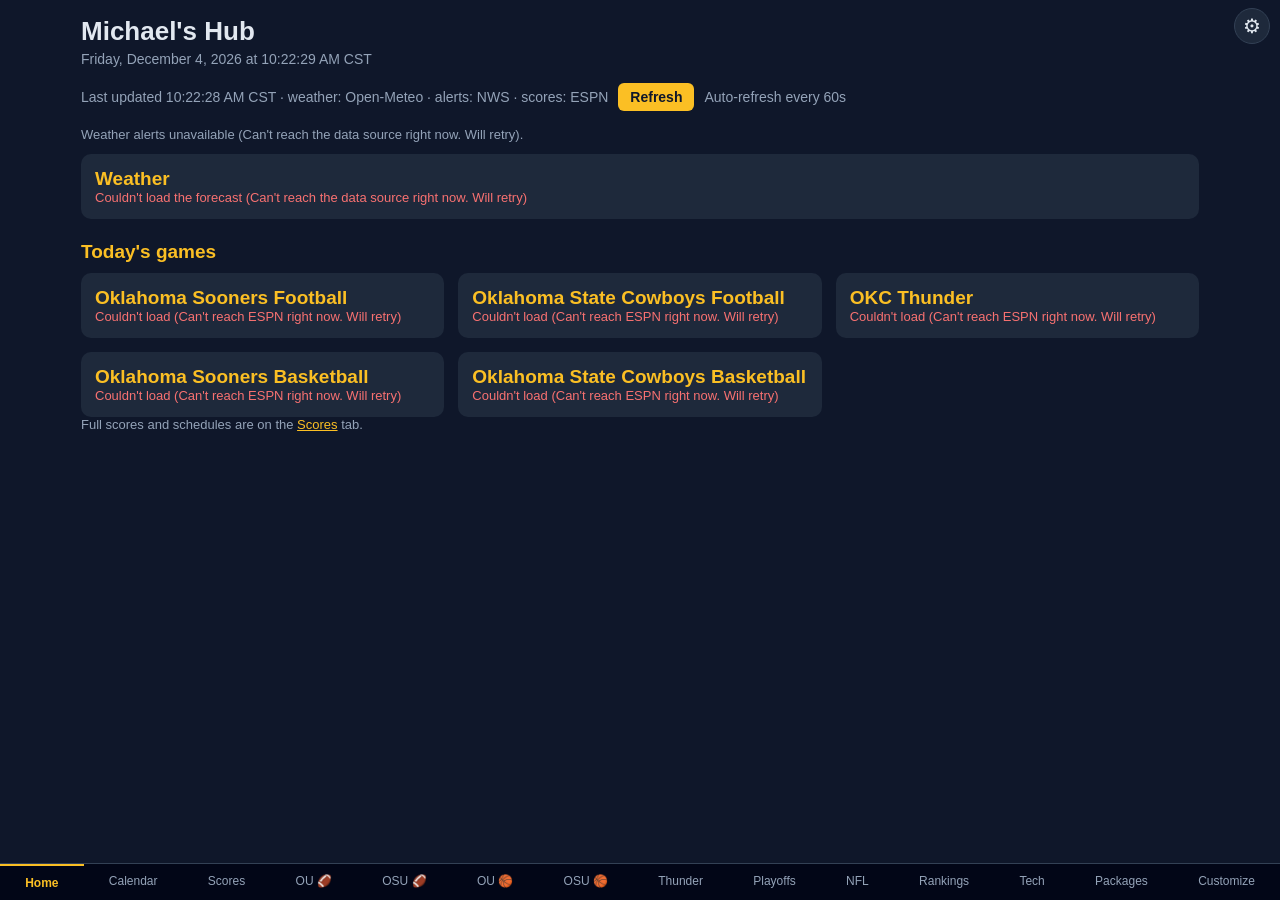
<file: index.html>
<!doctype html><html><head><meta charset="utf-8"><meta name="viewport" content="width=device-width, initial-scale=1, viewport-fit=cover"><meta name="theme-color" content="#0f172a"><script src="theme-boot.js?v=8"></script><meta name="application-name" content="Michael's Hub"><meta name="apple-mobile-web-app-capable" content="yes"><meta name="mobile-web-app-capable" content="yes"><meta name="apple-mobile-web-app-status-bar-style" content="black-translucent"><meta name="apple-mobile-web-app-title" content="Hub"><link rel="manifest" href="manifest.json?v=8"><link rel="apple-touch-icon" href="icons/apple-touch-icon.png?v=8"><link rel="icon" type="image/png" sizes="32x32" href="icons/favicon-32.png?v=8"><link rel="icon" href="icons/favicon.ico?v=8"><title>Michael's Hub</title><link rel="stylesheet" href="common.css?v=8"></head>
<body>
<h1 id="hubTitle">Michael's Hub</h1>
<div class="sub"><span id="clock">—</span></div>
<div class="sub"><span id="upd">Loading…</span><button onclick="load()">Refresh</button><span id="next"></span></div>
<div id="alerts"></div>
<div class="card" id="wx"><h2>Weather</h2><div class="meta">Loading forecast…</div></div>
<div id="gamesWrap">
<h2 style="margin:22px 0 10px">Today's games</h2>
<div id="games"><div class="meta">Loading…</div></div>
<p class="note" id="scoresNote">Full scores and schedules are on the <a href="scores.html" class="accent-link">Scores</a> tab.</p>
</div>
<script src="config.js?v=8"></script><script src="common.js?v=8"></script><script>
const WXMAP={0:['Clear','☀️'],1:['Mostly clear','🌤️'],2:['Partly cloudy','⛅'],3:['Overcast','☁️'],45:['Fog','🌫️'],48:['Icy fog','🌫️'],51:['Light drizzle','🌦️'],53:['Drizzle','🌦️'],55:['Heavy drizzle','🌧️'],56:['Freezing drizzle','🌧️'],57:['Freezing drizzle','🌧️'],61:['Light rain','🌧️'],63:['Rain','🌧️'],65:['Heavy rain','🌧️'],66:['Freezing rain','🌧️'],67:['Freezing rain','🌧️'],71:['Light snow','🌨️'],73:['Snow','🌨️'],75:['Heavy snow','❄️'],77:['Snow grains','🌨️'],80:['Rain showers','🌦️'],81:['Rain showers','🌧️'],82:['Heavy showers','🌧️'],85:['Snow showers','🌨️'],86:['Heavy snow showers','❄️'],95:['Thunderstorm','⛈️'],96:['Thunderstorm with hail','⛈️'],99:['Severe thunderstorm','⛈️']};
const wx=c=>WXMAP[c]||['—','🌡️'];
const deg=n=>n==null?'—':Math.round(n)+'°';
function hourLabel(t){if(!t||t.length<13)return '';let h=parseInt(t.slice(11,13),10);const ap=h>=12?'PM':'AM';h=h%12||12;return h+' '+ap;}
function hm12(t){if(!t||t.length<16)return '';let h=parseInt(t.slice(11,13),10);const min=t.slice(14,16);const ap=h>=12?'PM':'AM';h=h%12||12;return h+':'+min+' '+ap;}
function dayLabel(t){const [y,m,d]=t.split('-').map(Number);return new Date(Date.UTC(y,m-1,d,18)).toLocaleDateString('en-US',{timeZone:hubTz(),weekday:'short',month:'short',day:'numeric'});}
function windLabel(n){if(n==null)return '—';return Math.round(n)+(HUB.units==='celsius'?' km/h':' mph');}
function precipLabel(n){if(!n)return '';return ' · Precip '+n+(HUB.units==='celsius'?' mm':' in');}

document.getElementById('hubTitle').textContent=HUB.name||"Michael's Hub";
document.title=HUB.name||"Michael's Hub";
if(!hubOn('scores'))document.getElementById('scoresNote').style.display='none';

function tick(){const el=document.getElementById('clock');if(el)el.textContent=fmtLong();}
tick();setInterval(tick,1000);

function renderWx(d){
  const c=d.current||{},[desc,icon]=wx(c.weather_code);
  const place=(HUB.weather&&HUB.weather.name)||'Your city';
  const cur=`<div class="wxnow"><div class="temp">${deg(c.temperature_2m)}</div><div><div class="cond">${icon} ${esc(desc)}</div><div class="meta">Feels like ${deg(c.apparent_temperature)} · Wind ${windLabel(c.wind_speed_10m)} · Humidity ${c.relative_humidity_2m==null?'—':Math.round(c.relative_humidity_2m)+'%'}${precipLabel(c.precipitation)}</div><div class="meta">As of ${esc(c.time?hm12(c.time)+' '+tzAbbr():'—')} · Open-Meteo</div></div></div>`;
  const times=(d.hourly&&d.hourly.time)||[];
  const nowLocal=new Date().toLocaleString('sv-SE',{timeZone:hubTz()}).slice(0,13).replace(' ','T');
  let start=times.findIndex(t=>t>=nowLocal);
  if(start<0)start=0;
  const slice=times.slice(start,start+12);
  const hours=`<h3>Next 12 hours</h3><div class="hours">${slice.map((t,i)=>{
    const idx=start+i,[dsc,ic]=wx(d.hourly.weather_code[idx]);
    const pop=d.hourly.precipitation_probability[idx];
    return `<div class="h"><div class="meta">${esc(hourLabel(t))}</div><div>${ic}</div><b>${deg(d.hourly.temperature_2m[idx])}</b><div class="meta">${pop==null?'':pop+'%'}</div></div>`;
  }).join('')}</div>`;
  const days=(d.daily&&d.daily.time)||[];
  const today=todayCT();
  const week=`<h3>7-day forecast</h3><div class="days">${days.map((t,i)=>{
    const [dsc,ic]=wx(d.daily.weather_code[i]);
    const name=t===today?'Today':dayLabel(t);
    const pop=d.daily.precipitation_probability_max[i];
    const rise=hm12(d.daily.sunrise[i]),set=hm12(d.daily.sunset[i]);
    return `<div class="d"><b>${esc(name)}</b><span>${ic} ${esc(dsc)}</span><span>${deg(d.daily.temperature_2m_max[i])} / ${deg(d.daily.temperature_2m_min[i])}</span><span class="meta">${pop?pop+'% rain':''}${rise?' · ↑'+rise+' ↓'+set:''}</span></div>`;
  }).join('')}</div>`;
  document.getElementById('wx').innerHTML=`<h2>${esc(place)} weather</h2>${cur}${hours}${week}`;
}

function renderAlerts(d){
  const el=document.getElementById('alerts');
  const feats=(d&&d.features)||[];
  if(!feats.length){el.innerHTML='';return;}
  const rank={Extreme:0,Severe:1,Moderate:2,Minor:3,Unknown:4};
  const items=feats.slice().sort((a,b)=>(rank[(a.properties||{}).severity]??9)-(rank[(b.properties||{}).severity]??9));
  el.innerHTML=items.map(f=>{
    const p=f.properties||{};
    const until=p.expires?fmt(p.expires):'';
    return `<div class="alert"><div class="sev">${esc(p.severity||'Alert')} · ${esc(p.event||'Weather alert')}</div><div>${esc(p.headline||p.event||'')}</div>${until?`<div class="meta">Expires ${esc(until)}</div>`:''}</div>`;
  }).join('');
}

function gameCard(e,c,label){
  const st=c.status.type,live=st.state==='in';
  const rows=c.competitors.map(k=>`<div class="row ${k.winner?'win':''}"><span>${esc(k.team.displayName)}${k.homeAway=='home'?' (H)':''}</span><b>${st.state=='pre'?'':esc(sc(k))}</b></div>`).join('');
  return `<h3>${label}</h3><div class="meta">${c.timeValid===false?fmtD(e.date)+' · time TBD':fmt(e.date)} · ${live?'<span class=livetag>LIVE '+esc(st.shortDetail)+'</span>':esc(st.description||st.shortDetail||'')}${tv(c)?' · '+esc(tv(c)):''}</div>${rows}`;
}

async function todaysGames(){
  const today=todayCT();
  let live=false;
  const teams=visibleTeams();
  if(!teams.length){
    document.getElementById('gamesWrap').style.display=hubOn('scores')?'':'none';
    document.getElementById('games').innerHTML='<div class="meta">No favorite teams yet. Add some in <a href="customize.html" class="accent-link">Customize</a>.</div>';
    return false;
  }
  const cards=await Promise.all(teams.map(async t=>{
    try{
      const d=await j(teamSchedulePath(t));let ev=d.events||[];
      if(t.sb){try{const s=await j(t.sb);for(const e of s.events||[]){if(e.competitions[0].competitors.some(k=>k.team.id==t.id)){const i=ev.findIndex(x=>x.id==e.id);if(i>=0)ev[i]=e;else ev.push(e);}}}catch(_){}}
      const todays=ev.filter(e=>ymdCT(e.date)===today);
      if(!todays.length)return '';
      const bits=todays.map(e=>{
        const c=e.competitions[0],st=c.status.type;
        if(st.state==='in')live=true;
        const label=st.state==='in'?'🔴 Live now':st.completed?'Final':'Today';
        return gameCard(e,c,label);
      }).join('');
      return `<a href="${teamHref(t)}" class="card ${todays.some(e=>e.competitions[0].status.type.state==='in')?'live':''}"><h2>${esc(t.name)}</h2>${bits}<div class="more">Full schedule →</div></a>`;
    }catch(err){return `<a href="${teamHref(t)}" class="card"><h2>${esc(t.name)}</h2><div class="err">Couldn't load (${esc(err.message)})</div></a>`;}
  }));
  const html=cards.filter(Boolean).join('');
  document.getElementById('games').innerHTML=html?`<div class="cards">${html}</div>`:'<div class="meta">No games for your teams today.</div>';
  return live;
}

async function load(){
  document.getElementById('upd').textContent='Refreshing…';
  let live=false;
  const wurl=weatherApiUrl();
  const wxP=wurl?jany(wurl).then(renderWx).catch(e=>{document.getElementById('wx').innerHTML=`<h2>Weather</h2><div class="err">Couldn't load the forecast (${esc(e.message)})</div>`;}):Promise.resolve(document.getElementById('wx').innerHTML=`<h2>Weather</h2><div class="meta">Pick a city in <a href="customize.html" class="accent-link">Customize</a> to see the forecast.</div>`);
  const aurl=alertsUrl();
  const alP=aurl?jany(aurl).then(renderAlerts).catch(e=>{document.getElementById('alerts').innerHTML=`<div class="note">Weather alerts unavailable (${esc(e.message)}).</div>`;}):Promise.resolve(document.getElementById('alerts').innerHTML='');
  const gP=todaysGames().then(v=>{live=v;}).catch(e=>{document.getElementById('games').innerHTML=`<div class="err">Couldn't load today's games (${esc(e.message)})</div>`;});
  await Promise.all([wxP,alP,gP]);
  document.getElementById('upd').textContent='Last updated '+stamp()+' · weather: Open-Meteo · alerts: NWS · scores: ESPN';
  autoRefresh(load,live);
}
load();
</script></body></html>
</file>
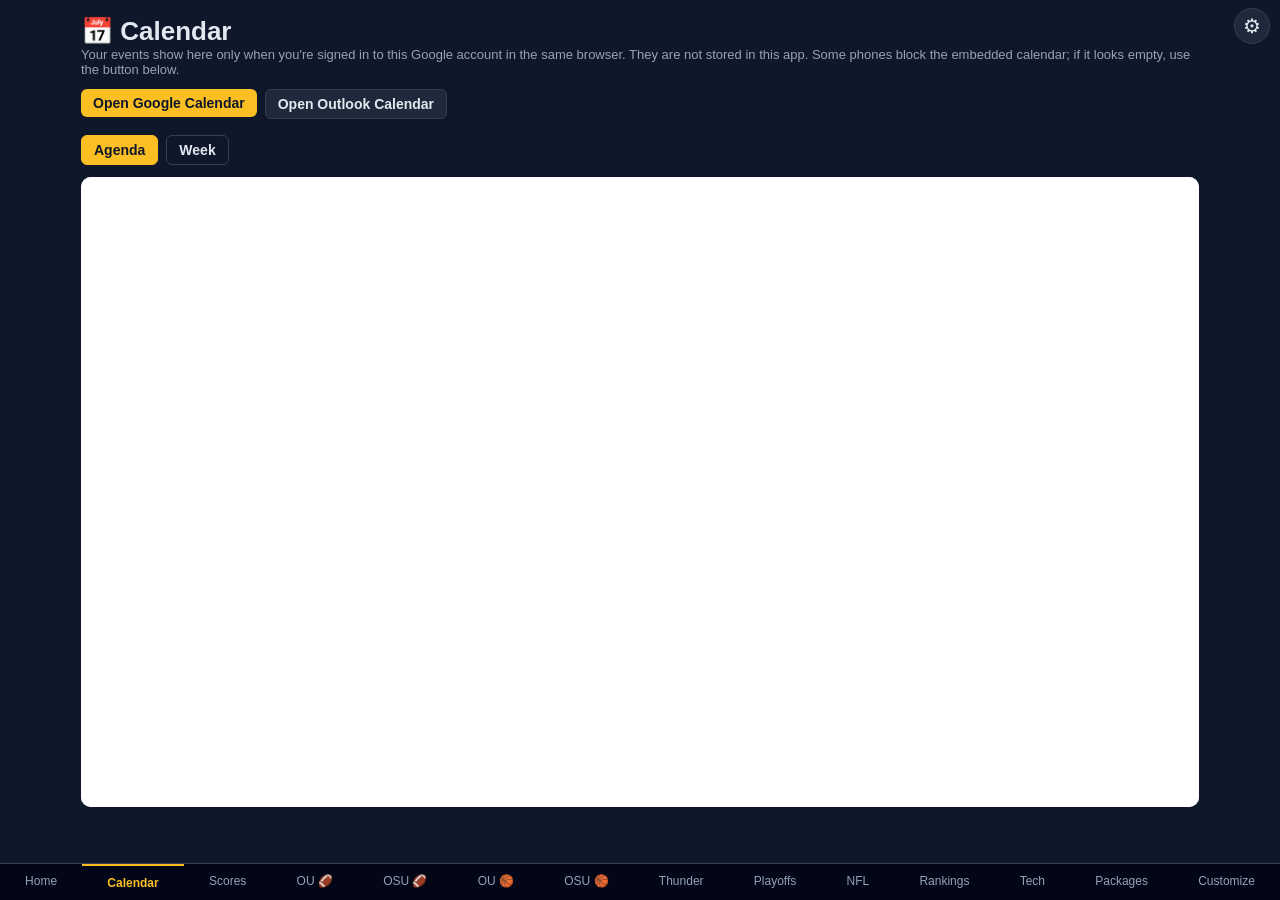
<file: calendar.html>
<!doctype html><html><head><meta charset="utf-8"><meta name="viewport" content="width=device-width, initial-scale=1, viewport-fit=cover"><meta name="theme-color" content="#0f172a"><script src="theme-boot.js?v=8"></script><meta name="application-name" content="Michael's Hub"><meta name="apple-mobile-web-app-capable" content="yes"><meta name="mobile-web-app-capable" content="yes"><meta name="apple-mobile-web-app-status-bar-style" content="black-translucent"><meta name="apple-mobile-web-app-title" content="Hub"><link rel="manifest" href="manifest.json?v=8"><link rel="apple-touch-icon" href="icons/apple-touch-icon.png?v=8"><link rel="icon" type="image/png" sizes="32x32" href="icons/favicon-32.png?v=8"><link rel="icon" href="icons/favicon.ico?v=8"><title>Calendar</title><link rel="stylesheet" href="common.css?v=8"></head>
<body>
<h1>📅 Calendar</h1>
<p class="note">Your events show here only when you're signed in to this Google account in the same browser. They are not stored in this app. Some phones block the embedded calendar; if it looks empty, use the button below.</p>
<div id="calBody"></div>
<script src="config.js?v=8"></script><script src="common.js?v=8"></script><script>
const src=(HUB.calendar&&HUB.calendar.googleSrc||'').trim();
const secUrl=(HUB.calendar&&HUB.calendar.secondaryUrl||'').trim();
const secLabel=(HUB.calendar&&HUB.calendar.secondaryLabel||'').trim()||'Open second calendar';
let html='<div class="btnrow"><a href="https://calendar.google.com" target="_blank" rel="noopener"><button type="button">Open Google Calendar</button></a>';
if(secUrl)html+=`<a href="${esc(secUrl)}" target="_blank" rel="noopener"><button type="button" class="ghost">${esc(secLabel)}</button></a>`;
html+='</div>';
if(!src){
  html+='<div class="card"><h2>Add your calendar</h2><p class="note">This hub doesn\'t have a Google Calendar yet. Paste your Google email or an embed URL in Customize. Your events are not pre-filled from anyone else\'s account.</p><a href="customize.html"><button type="button">Open Customize</button></a></div>';
  document.getElementById('calBody').innerHTML=html;
}else{
  html+='<div class="tabs"><button type="button" id="mAgenda" class="on" onclick="setMode(\'AGENDA\')">Agenda</button><button type="button" id="mWeek" onclick="setMode(\'WEEK\')">Week</button></div><iframe class="cal" id="cal" title="Google Calendar"></iframe>';
  document.getElementById('calBody').innerHTML=html;
  window.setMode=function(mode){
    document.getElementById('cal').src=calendarEmbedSrc(mode);
    document.getElementById('mAgenda').className=mode==='AGENDA'?'on':'';
    document.getElementById('mWeek').className=mode==='WEEK'?'on':'';
  };
  setMode('AGENDA');
}
</script></body></html>
</file>
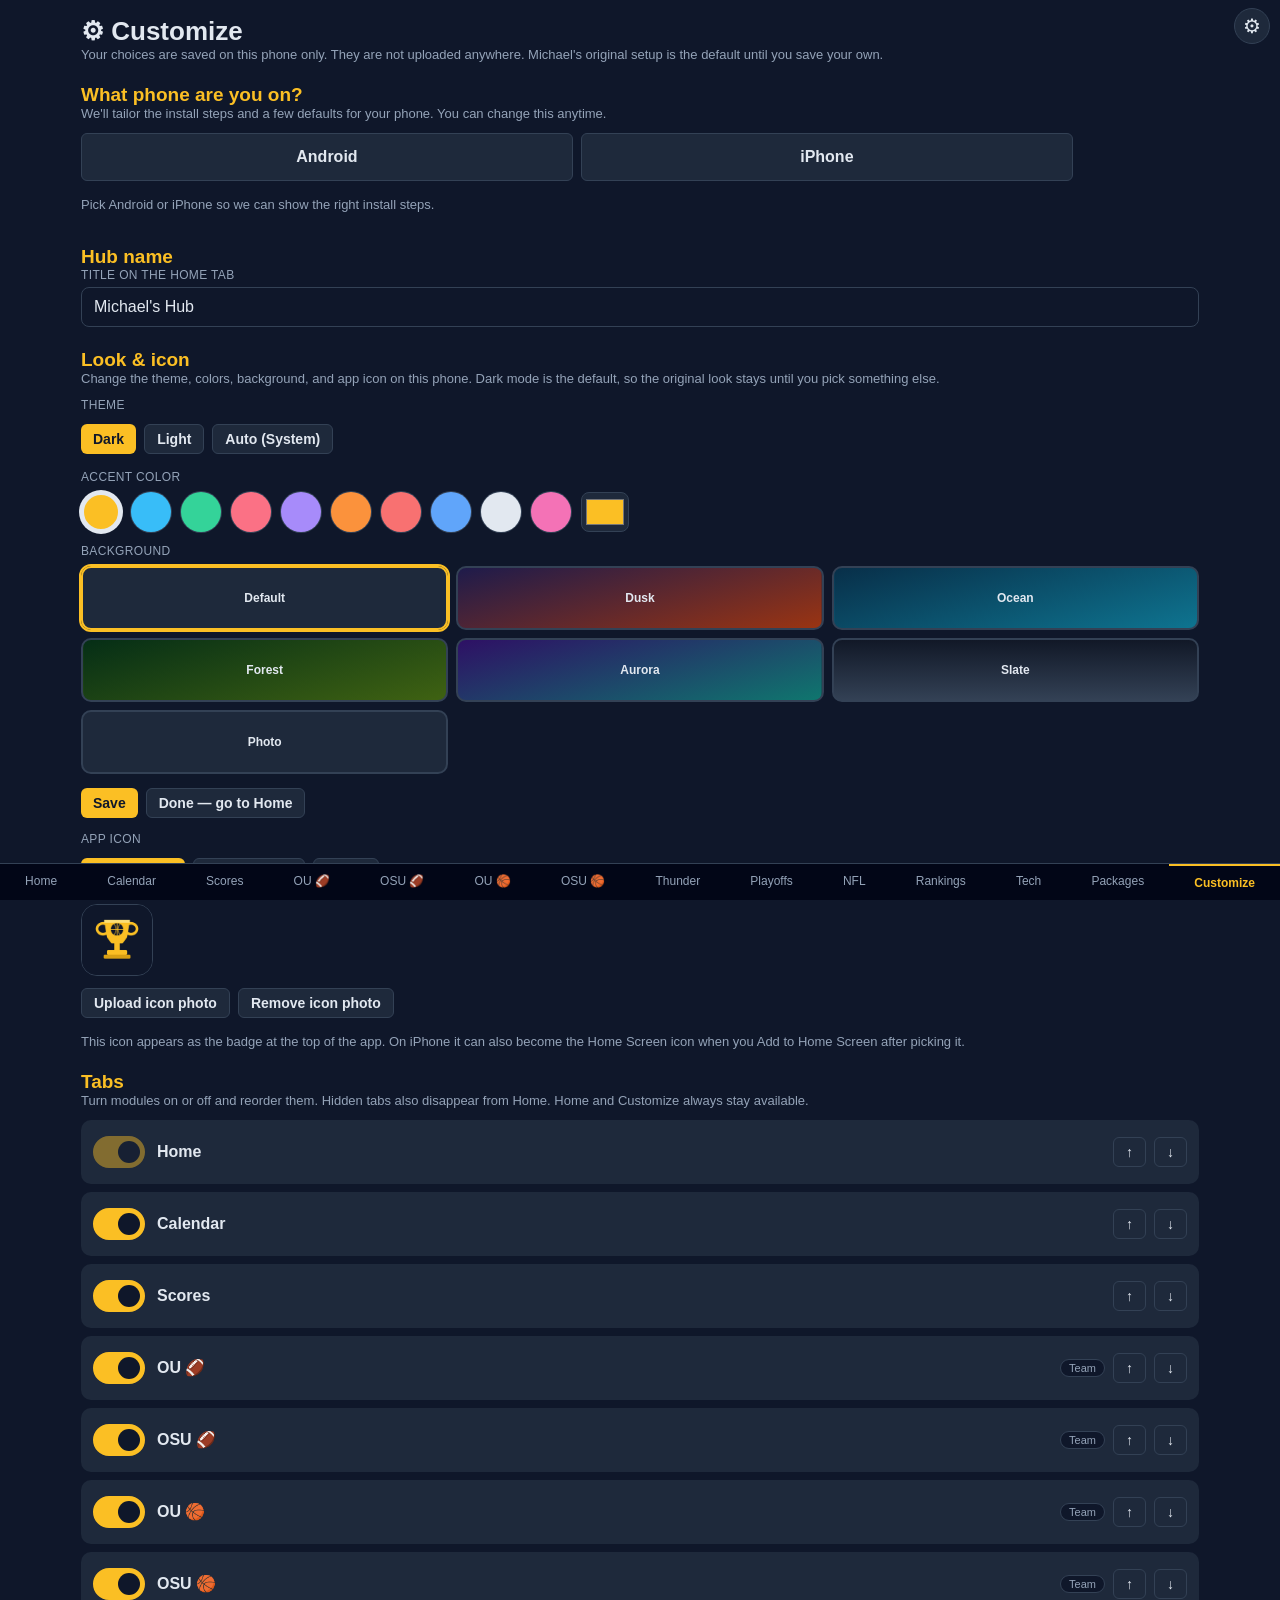
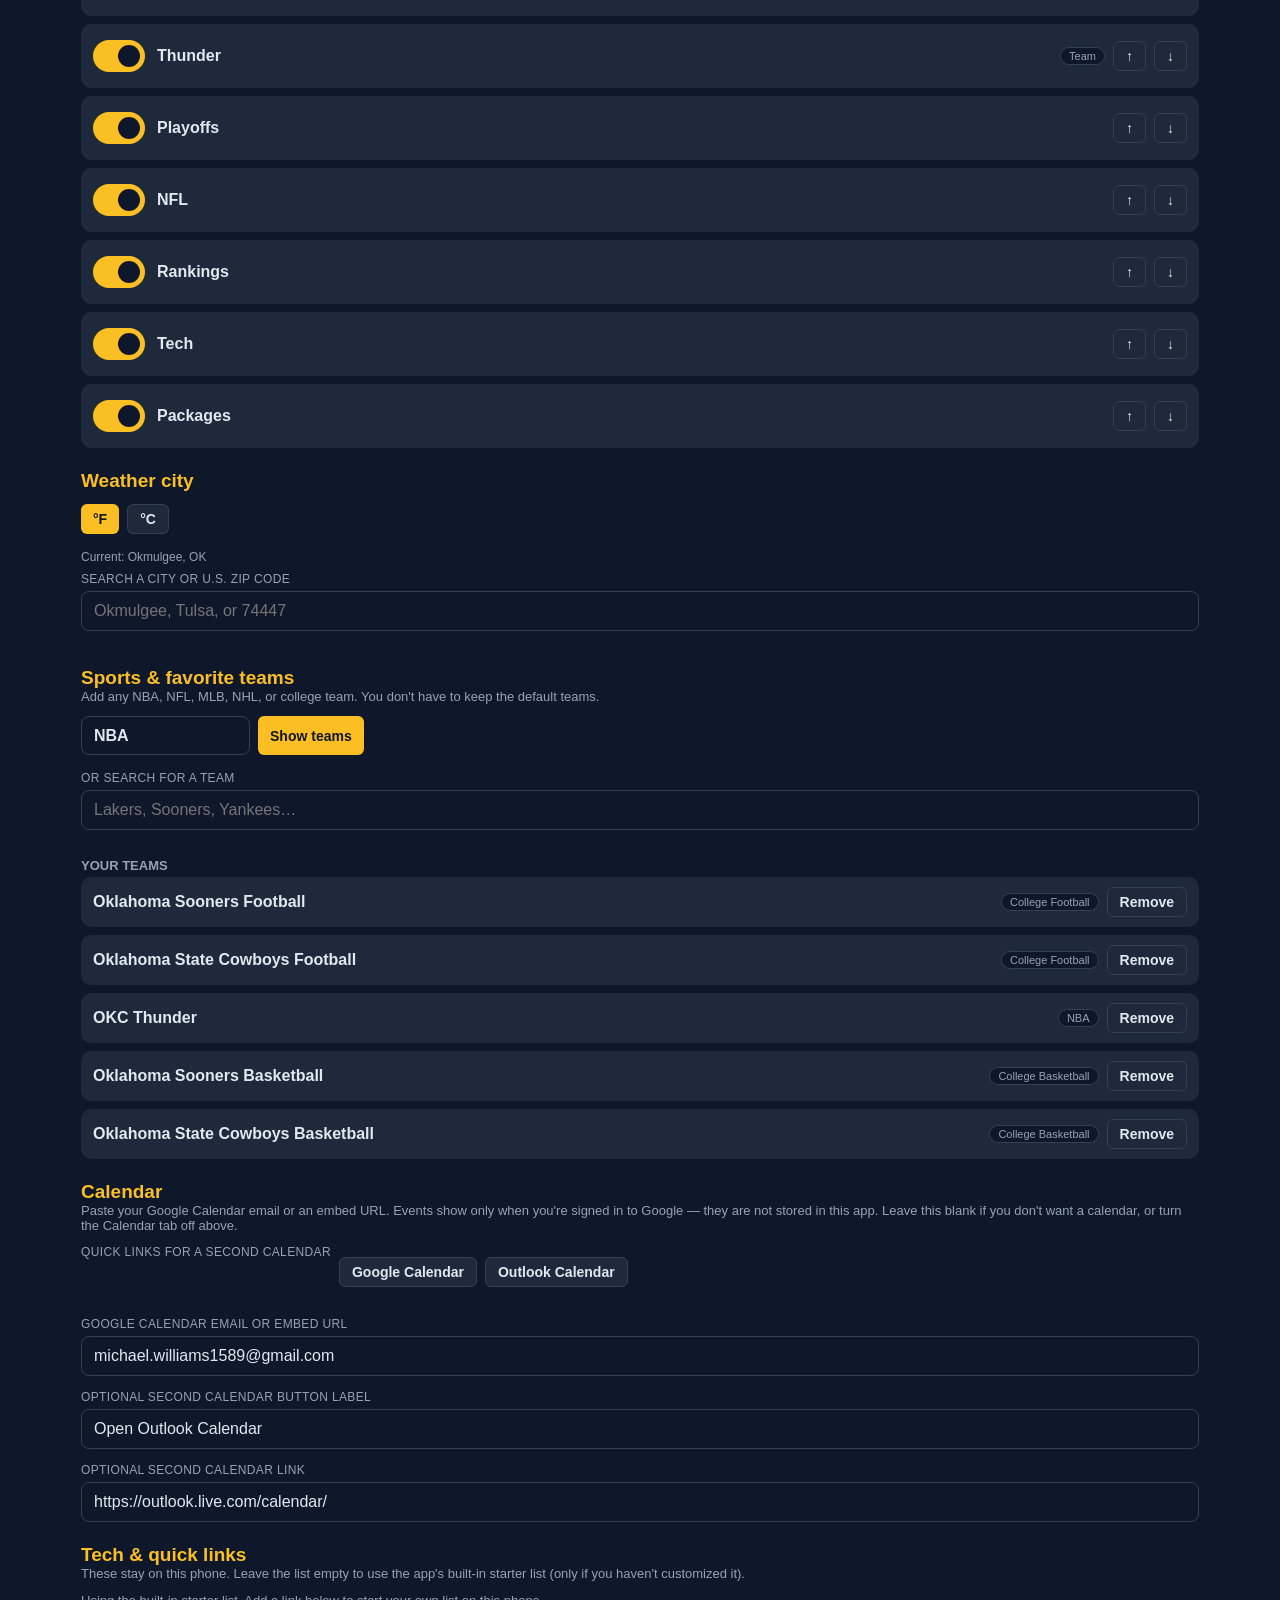
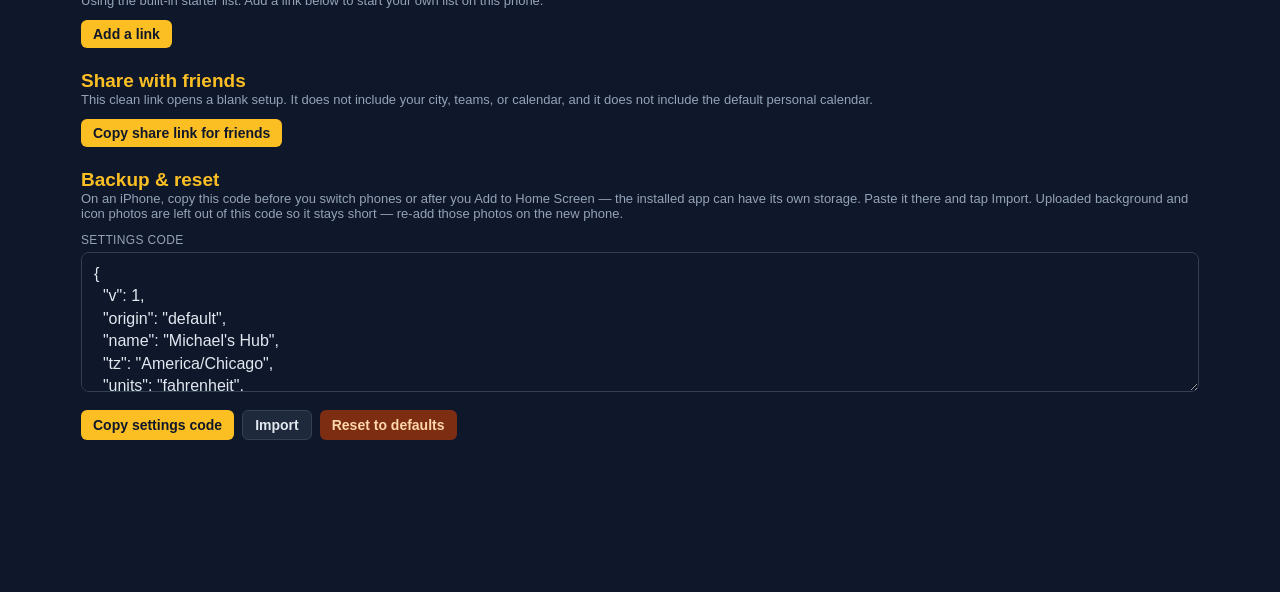
<file: customize.html>
<!doctype html><html><head><meta charset="utf-8"><meta name="viewport" content="width=device-width, initial-scale=1, viewport-fit=cover"><meta name="theme-color" content="#0f172a"><script src="theme-boot.js?v=8"></script><meta name="application-name" content="Michael's Hub"><meta name="apple-mobile-web-app-capable" content="yes"><meta name="mobile-web-app-capable" content="yes"><meta name="apple-mobile-web-app-status-bar-style" content="black-translucent"><meta name="apple-mobile-web-app-title" content="Hub"><link rel="manifest" href="manifest.json?v=8"><link rel="apple-touch-icon" href="icons/apple-touch-icon.png?v=8"><link rel="icon" type="image/png" sizes="32x32" href="icons/favicon-32.png?v=8"><link rel="icon" href="icons/favicon.ico?v=8"><title>Customize</title><link rel="stylesheet" href="common.css?v=8"></head>
<body>
<h1>⚙ Customize</h1>
<p class="note" id="intro">Your choices are saved on this phone only. They are not uploaded anywhere. Michael's original setup is the default until you save your own.</p>
<div id="welcome"></div>
<div class="section" id="deviceSection">
  <h2>What phone are you on?</h2>
  <p class="note">We'll tailor the install steps and a few defaults for your phone. You can change this anytime.</p>
  <div class="btnrow device-pick">
    <button type="button" id="devAndroid" class="ghost" onclick="setDevice('android')">Android</button>
    <button type="button" id="devIos" class="ghost" onclick="setDevice('ios')">iPhone</button>
  </div>
  <div id="deviceTips"></div>
  <div id="installRow" class="btnrow"></div>
</div>
<div class="section">
  <h2>Hub name</h2>
  <label class="fld"><span>Title on the Home tab</span><input id="hubName" type="text" maxlength="40" autocomplete="off"></label>
</div>
<div class="section" id="lookSection">
  <h2>Look &amp; icon</h2>
  <p class="note">Change the theme, colors, background, and app icon on this phone. Dark mode is the default, so the original look stays until you pick something else.</p>
  <div class="lbl">Theme</div>
  <div class="btnrow" id="themeRow"></div>
  <div class="lbl">Accent color</div>
  <div class="swatches" id="swatches"></div>
  <div class="lbl">Background</div>
  <div class="bg-picks" id="bgPicks"></div>
  <div class="btnrow">
    <button type="button" class="ghost" onclick="document.getElementById('bgFile').click()">Upload photo</button>
    <button type="button" class="ghost" id="bgClear" onclick="clearBgPhoto()">Remove photo</button>
  </div>
  <input id="bgFile" type="file" accept="image/*" hidden>
  <div class="meta" id="bgOut"></div>
  <div class="lbl">App icon</div>
  <div class="btnrow" id="iconTypeRow"></div>
  <div id="iconPreview" class="icon-preview" aria-hidden="true"></div>
  <div id="iconEmojiRow">
    <label class="fld"><span>Emoji or initial</span><input id="iconEmoji" type="text" maxlength="8" autocomplete="off"></label>
    <label class="fld"><span>Icon background</span><input id="iconColor" type="color" value="#fbbf24"></label>
  </div>
  <div class="btnrow">
    <button type="button" class="ghost" onclick="document.getElementById('iconFile').click()">Upload icon photo</button>
    <button type="button" class="ghost" onclick="clearIconPhoto()">Remove icon photo</button>
  </div>
  <input id="iconFile" type="file" accept="image/*" hidden>
  <p class="note" id="iconHint"></p>
  <div class="meta" id="iconOut"></div>
</div>

<div class="section">
  <h2>Tabs</h2>
  <p class="note">Turn modules on or off and reorder them. Hidden tabs also disappear from Home. Home and Customize always stay available.</p>
  <div id="mods"></div>
</div>
<div class="section">
  <h2>Weather city</h2>
  <div class="btnrow">
    <button type="button" id="uF" onclick="setUnits('fahrenheit')">°F</button>
    <button type="button" id="uC" class="ghost" onclick="setUnits('celsius')">°C</button>
  </div>
  <div class="meta" id="cityNow" style="margin-bottom:8px"></div>
  <label class="fld"><span>Search a city or U.S. ZIP code</span><input id="cityQ" type="search" placeholder="Okmulgee, Tulsa, or 74447" autocomplete="off"></label>
  <div id="cityResults" class="results"></div>
</div>
<div class="section">
  <h2>Sports &amp; favorite teams</h2>
  <p class="note">Add any NBA, NFL, MLB, NHL, or college team. You don't have to keep the default teams.</p>
  <div class="btnrow">
    <select id="league" style="width:auto"></select>
    <button type="button" onclick="loadLeague()">Show teams</button>
  </div>
  <div id="leagueBox"></div>
  <label class="fld" style="margin-top:12px"><span>Or search for a team</span><input id="teamQ" type="search" placeholder="Lakers, Sooners, Yankees…" autocomplete="off"></label>
  <div id="teamResults" class="results"></div>
  <h3>Your teams</h3>
  <div id="favs"></div>
</div>
<div class="section">
  <h2>Calendar</h2>
  <p class="note">Paste your Google Calendar email or an embed URL. Events show only when you're signed in to Google — they are not stored in this app. Leave this blank if you don't want a calendar, or turn the Calendar tab off above.</p>
  <div class="cal-quick" id="calQuick"></div>
  <label class="fld"><span>Google Calendar email or embed URL</span><input id="calSrc" type="text" placeholder="you@gmail.com or https://calendar.google.com/calendar/embed?src=…" autocomplete="off"></label>
  <label class="fld"><span>Optional second calendar button label</span><input id="cal2l" type="text" placeholder="Open Outlook Calendar" autocomplete="off"></label>
  <label class="fld"><span>Optional second calendar link</span><input id="cal2u" type="url" placeholder="https://outlook.live.com/calendar/" autocomplete="off"></label>
</div>
<div class="section">
  <h2>Tech &amp; quick links</h2>
  <p class="note">These stay on this phone. Leave the list empty to use the app's built-in starter list (only if you haven't customized it).</p>
  <div id="links"></div>
  <div class="btnrow"><button type="button" onclick="addLink()">Add a link</button></div>
</div>
<div class="section">
  <h2>Share with friends</h2>
  <p class="note">This clean link opens a blank setup. It does not include your city, teams, or calendar, and it does not include the default personal calendar.</p>
  <div class="btnrow"><button type="button" onclick="copyShare()">Copy share link for friends</button></div>
  <div class="meta" id="shareOut"></div>
</div>
<div class="section">
  <h2>Backup &amp; reset</h2>
  <p class="note">On an iPhone, copy this code before you switch phones or after you Add to Home Screen — the installed app can have its own storage. Paste it there and tap Import. Uploaded background and icon photos are left out of this code so it stays short — re-add those photos on the new phone.</p>
  <label class="fld"><span>Settings code</span><textarea id="backup" spellcheck="false"></textarea></label>
  <div class="btnrow">
    <button type="button" onclick="doExport()">Copy settings code</button>
    <button type="button" class="ghost" onclick="doImport()">Import</button>
    <button type="button" class="danger" onclick="doReset()">Reset to defaults</button>
  </div>
  <div class="meta" id="backupOut"></div>
</div>
<div class="sticky-done">
  <button type="button" onclick="saveAll(true)">Save</button>
  <a href="index.html"><button type="button" class="ghost">Done — go to Home</button></a>
  <span class="ok" id="saved"></span>
</div>
<script src="config.js?v=8"></script><script src="common.js?v=8"></script><script>
let cityTimer, teamTimer, proCache={};

if(new URLSearchParams(location.search).get('welcome')==='1'){
  document.getElementById('welcome').innerHTML='<div class="banner"><b>Set up your hub.</b> Name it, pick a city, add the teams you care about, and tap Save. Your choices stay on this phone. If you add this app to your iPhone Home Screen, open Customize inside the installed app (or import your settings code) so your setup comes along.</div>';
  document.getElementById('intro').textContent='Friends start from a blank setup — not someone else\'s teams or calendar.';
}

function flash(id,msg,ok){const el=document.getElementById(id);el.textContent=msg;el.className=ok===false?'err':'ok';}


function setDevice(d){
  HUB.device=d;
  applyDeviceUI();
  saveAll(true,{skipMods:true,skipFavs:true});
}
function applyDeviceUI(){
  const d=hubDevice();
  if(typeof applyDeviceClass==='function')applyDeviceClass();
  const a=document.getElementById('devAndroid'), i=document.getElementById('devIos');
  if(a)a.className=d==='android'?'':'ghost';
  if(i)i.className=d==='ios'?'':'ghost';
  const tips=document.getElementById('deviceTips');
  if(tips){
    if(d==='android'){
      tips.innerHTML='<div class="banner"><b>Android setup</b><ol><li>In Chrome, tap the menu (⋮) and choose <b>Install app</b> or <b>Add to Home screen</b>.</li><li>If an Install button appears below, you can use that instead.</li><li>After you change tabs, pull down to refresh or reopen the app if something looks out of date.</li></ol></div>';
    }else if(d==='ios'){
      tips.innerHTML='<div class="banner"><b>iPhone setup</b><ol><li>Open this page in <b>Safari</b> (not Chrome), tap the <b>Share</b> button, then <b>Add to Home Screen</b>.</li><li>Customize inside the installed app, or copy your settings code after installing — Safari and the Home Screen app can keep separate settings.</li><li>The bottom tab bar has extra space for the iPhone home indicator.</li></ol></div>';
    }else{
      tips.innerHTML='<div class="note">Pick Android or iPhone so we can show the right install steps.</div>';
    }
  }
  const inst=document.getElementById('installRow');
  if(inst){
    if(d==='android'&&window.__hubInstallPrompt){
      inst.innerHTML='<button type="button" onclick="installApp()">Install App</button>';
    }else inst.innerHTML='';
  }
  const q=document.getElementById('calQuick');
  if(q){
    let h='<span class="lbl">Quick links for a second calendar</span><div class="btnrow">';
    h+='<button type="button" class="ghost" onclick="useSecondary(\'Open Google Calendar\',\'https://calendar.google.com\')">Google Calendar</button>';
    h+='<button type="button" class="ghost" onclick="useSecondary(\'Open Outlook Calendar\',\'https://outlook.live.com/calendar/\')">Outlook Calendar</button>';
    if(d==='ios') h+='<button type="button" class="ghost" onclick="useSecondary(\'Open iCloud Calendar\',\'https://www.icloud.com/calendar\')">iCloud Calendar</button>';
    h+='</div>';
    q.innerHTML=h;
  }
}
function useSecondary(label,url){
  document.getElementById('cal2l').value=label;
  document.getElementById('cal2u').value=url;
  saveAll();
}
async function installApp(){
  const ev=window.__hubInstallPrompt;
  if(!ev)return;
  ev.prompt();
  try{await ev.userChoice;}catch(_){}
  window.__hubInstallPrompt=null;
  applyDeviceUI();
}
window.addEventListener('hub-install-ready',()=>applyDeviceUI());


function ensureAppearance(){
  HUB.appearance=normalizeAppearance(HUB.appearance);
  return HUB.appearance;
}
function iconHint(){
  const d=hubDevice();
  if(d==='ios') return 'On iPhone: after you pick an icon, open this page in Safari, tap Share, then Add to Home Screen. If the app is already on your Home Screen, remove the old shortcut and add it again to use the new icon.';
  if(d==='android') return 'On Android, this icon appears as the badge at the top of the app. The Home Screen shortcut icon comes from your phone’s launcher and usually can’t be changed from a website.';
  return 'This icon appears as the badge at the top of the app. On iPhone it can also become the Home Screen icon when you Add to Home Screen after picking it.';
}
function renderLook(){
  const box=document.getElementById('lookSection');
  if(!box)return;
  const a=ensureAppearance();
  const themes=[['dark','Dark'],['light','Light'],['auto','Auto (System)']];
  document.getElementById('themeRow').innerHTML=themes.map(([id,lab])=>
    `<button type="button" class="${a.theme===id?'':'ghost'}" onclick="setTheme('${id}')">${lab}</button>`
  ).join('');
  document.getElementById('swatches').innerHTML=ACCENT_SWATCHES.map(c=>
    `<button type="button" class="swatch${a.accent===c?' on':''}" style="background:${c}" title="${c}" onclick="setAccent('${c}')"></button>`
  ).join('')+`<input type="color" id="accentPick" value="${esc(a.accent)}" title="Custom color">`;
  const pick=document.getElementById('accentPick');
  pick.addEventListener('input',e=>setAccent(e.target.value,true));
  pick.addEventListener('change',e=>setAccent(e.target.value));
  const previews={
    default:'',
    dusk:'linear-gradient(165deg,#1e1b4b,#9a3412)',
    ocean:'linear-gradient(165deg,#082f49,#0e7490)',
    forest:'linear-gradient(165deg,#052e16,#3f6212)',
    aurora:'linear-gradient(165deg,#2e1065,#0f766e)',
    slate:'linear-gradient(180deg,#111827,#334155)',
    photo:a.backgroundPhoto?('url('+a.backgroundPhoto+')'):''
  };
  document.getElementById('bgPicks').innerHTML=BG_PRESETS.map(p=>{
    const on=a.background===p.id?' on':'';
    const bg=previews[p.id]||'';
    const style=bg?` style="background-image:${bg};background-size:cover;background-position:center;background-color:var(--card)"`:' style="background:var(--card)"';
    return `<button type="button" class="bg-pick${on}"${style} onclick="setBackground('${p.id}')">${esc(p.label)}</button>`;
  }).join('');
  const clear=document.getElementById('bgClear');
  if(clear)clear.style.display=a.backgroundPhoto?'':'none';
  const types=[['default','Default icon'],['emoji','Emoji / initial'],['photo','Photo']];
  document.getElementById('iconTypeRow').innerHTML=types.map(([id,lab])=>
    `<button type="button" class="${a.iconType===id?'':'ghost'}" onclick="setIconType('${id}')">${lab}</button>`
  ).join('');
  const prev=document.getElementById('iconPreview');
  if(a.iconType==='photo'&&a.iconPhoto){prev.innerHTML='<img alt="" src="'+a.iconPhoto+'">';prev.style.background='transparent';prev.style.color='';}
  else if(a.iconType==='emoji'){prev.innerHTML='';prev.textContent=a.iconEmoji||'🏠';prev.style.background=a.iconColor||a.accent;prev.style.color=contrastInk(a.iconColor||a.accent);}
  else {prev.innerHTML='<img alt="" src="icons/apple-touch-icon.png?v=8">';prev.style.background='transparent';prev.style.color='';}
  const er=document.getElementById('iconEmojiRow');
  if(er)er.style.display=a.iconType==='emoji'?'block':'none';
  const em=document.getElementById('iconEmoji');
  const ic=document.getElementById('iconColor');
  if(em&&document.activeElement!==em)em.value=a.iconEmoji||'🏠';
  if(ic&&document.activeElement!==ic)ic.value=sanitizeHex(a.iconColor||a.accent,'#fbbf24');
  document.getElementById('iconHint').textContent=iconHint();
}
function commitLook(skipRender){
  if(typeof applyAppearance==='function')applyAppearance();
  saveAll(true,{skipMods:true,skipFavs:true,skipLook:!!skipRender});
}
function setTheme(t){ensureAppearance().theme=t;commitLook();}
function setAccent(c,soft){
  ensureAppearance().accent=sanitizeHex(c,'#fbbf24');
  if(typeof applyAppearance==='function')applyAppearance();
  if(soft)return;
  commitLook();
}
function setBackground(id){
  const a=ensureAppearance();
  if(id==='photo'){
    if(!a.backgroundPhoto){document.getElementById('bgFile').click();return;}
    a.background='photo';
  }else a.background=id;
  commitLook();
}
function setIconType(t){
  const a=ensureAppearance();
  if(t==='photo'&&!a.iconPhoto){document.getElementById('iconFile').click();return;}
  a.iconType=t;
  commitLook();
}
function onBgFile(ev){
  const f=ev.target.files&&ev.target.files[0];
  ev.target.value='';
  if(!f)return;
  resizeImageFile(f,900,0.72,'image/jpeg').then(data=>{
    const a=ensureAppearance();
    a.backgroundPhoto=data;
    a.background='photo';
    flash('bgOut','Photo saved as the background.',true);
    commitLook();
  }).catch(e=>flash('bgOut',e.message||'Could not use that photo.',false));
}
function clearBgPhoto(){
  const a=ensureAppearance();
  a.backgroundPhoto='';
  if(a.background==='photo')a.background='default';
  flash('bgOut','Background photo removed.',true);
  commitLook();
}
function onIconFile(ev){
  const f=ev.target.files&&ev.target.files[0];
  ev.target.value='';
  if(!f)return;
  cropSquarePng(f,180).then(data=>{
    const a=ensureAppearance();
    a.iconPhoto=data;
    a.iconType='photo';
    flash('iconOut','Icon photo saved.',true);
    commitLook();
  }).catch(e=>flash('iconOut',e.message||'Could not use that photo.',false));
}
function clearIconPhoto(){
  const a=ensureAppearance();
  a.iconPhoto='';
  if(a.iconType==='photo')a.iconType='default';
  flash('iconOut','Icon photo removed.',true);
  commitLook();
}

function fill(){
  document.getElementById('hubName').value=HUB.name||'';
  document.getElementById('calSrc').value=(HUB.calendar&&HUB.calendar.googleSrc)||'';
  document.getElementById('cal2l').value=(HUB.calendar&&HUB.calendar.secondaryLabel)||'';
  document.getElementById('cal2u').value=(HUB.calendar&&HUB.calendar.secondaryUrl)||'';
  setUnits(HUB.units||'fahrenheit',true);
  cityLabel();
  renderMods();
  renderFavs();
  renderLinks();
  const sel=document.getElementById('league');
  sel.innerHTML=Object.entries(LEAGUES).filter(([k])=>k!=='wcbb').map(([k,v])=>`<option value="${k}">${esc(v.label)}</option>`).join('');
  document.getElementById('backup').value=exportConfig();
  applyDeviceUI();
  renderLook();
  if(typeof applyAppearance==='function')applyAppearance();
}

function cityLabel(){
  const w=HUB.weather||{};
  document.getElementById('cityNow').textContent=w.name?`Current: ${w.name}`:'No city chosen yet — search to add one.';
}
function setUnits(u,skip){HUB.units=u;document.getElementById('uF').className=u==='fahrenheit'?'':'ghost';document.getElementById('uC').className=u==='celsius'?'':'ghost';if(!skip)saveAll();}

function currentOrder(){
  const coreIds=CORE_TABS.map(t=>t.id);
  const teamKeys=(HUB.teams||[]).map(t=>t.key);
  let order=(HUB.tabOrder||[]).filter(id=>coreIds.includes(id)||teamKeys.includes(id));
  for(const id of ['home',...teamKeys,...coreIds]) if(!order.includes(id)) order.push(id);
  if(!order.includes('home'))order.unshift('home');
  return order.filter(id=>id!=='customize');
}

function renderMods(){
  const order=currentOrder();
  const teams=Object.fromEntries((HUB.teams||[]).map(t=>[t.key,t]));
  const core=Object.fromEntries(CORE_TABS.map(t=>[t.id,t]));
  document.getElementById('mods').innerHTML=order.map((id,i)=>{
    const tab=core[id], team=teams[id];
    const label=tab?tab.label:(team?(team.short||team.name):id);
    const locked=tab&&tab.locked;
    const on=locked||(team?team.on!==false:hubOn(id));
    return `<div class="mod" data-id="${esc(id)}"><label class="check"><input type="checkbox" ${on?'checked':''} ${locked?'disabled':''} onchange="toggleMod('${esc(id)}',this.checked)"><b>${esc(label)}</b></label>${team?'<span class="pill">Team</span>':''}<button type="button" class="ghost" ${i===0?'disabled':''} onclick="moveMod('${esc(id)}',-1)">↑</button><button type="button" class="ghost" ${i===order.length-1?'disabled':''} onclick="moveMod('${esc(id)}',1)">↓</button></div>`;
  }).join('');
}

function toggleMod(id,on){
  const team=(HUB.teams||[]).find(t=>t.key===id);
  if(team)team.on=!!on;
  else {HUB.modules=HUB.modules||{};if(id!=='home')HUB.modules[id]=!!on;}
  // Don't rebuild the checkbox list here: on Android the delayed click after
  // change would hit the replacement checkbox and immediately toggle it back.
  saveAll(true,{skipMods:true,skipFavs:true});
}
function moveMod(id,dir){
  const order=currentOrder();
  const i=order.indexOf(id);const j=i+dir;
  if(i<0||j<0||j>=order.length)return;
  if(order[j]==='home'||(id==='home'))return;
  [order[i],order[j]]=[order[j],order[i]];
  HUB.tabOrder=order;
  saveAll();
}

document.getElementById('cityQ').addEventListener('input',()=>{
  clearTimeout(cityTimer);
  const q=document.getElementById('cityQ').value.trim();
  if(q.length<2){document.getElementById('cityResults').innerHTML='';return;}
  cityTimer=setTimeout(()=>searchCity(q),300);
});
async function searchCity(q){
  const el=document.getElementById('cityResults');
  el.innerHTML='<div class="meta">Searching…</div>';
  try{
    const d=await jany('https://geocoding-api.open-meteo.com/v1/search?name='+encodeURIComponent(q)+'&count=6&language=en&format=json');
    const rows=d.results||[];
    if(!rows.length){el.innerHTML='<div class="meta">No matches. Try a city name or ZIP.</div>';return;}
    el.innerHTML=rows.map((r,i)=>{
      const label=[r.name,r.admin1,r.country_code].filter(Boolean).join(', ');
      return `<button type="button" onclick="pickCity(${i})">${esc(label)}</button>`;
    }).join('');
    searchCity._rows=rows;
  }catch(e){el.innerHTML=`<div class="err">Couldn't search (${esc(e.message)})</div>`;}
}
function pickCity(i){
  const r=(searchCity._rows||[])[i];if(!r)return;
  const parts=[r.name,r.admin1,r.country_code].filter(Boolean);
  HUB.weather={name:parts.join(', '),lat:r.latitude,lon:r.longitude,country:r.country_code||''};
  if(r.timezone)HUB.tz=r.timezone;
  document.getElementById('cityQ').value='';
  document.getElementById('cityResults').innerHTML='';
  cityLabel();
  saveAll();
}

document.getElementById('teamQ').addEventListener('input',()=>{
  clearTimeout(teamTimer);
  const q=document.getElementById('teamQ').value.trim();
  if(q.length<2){document.getElementById('teamResults').innerHTML='';return;}
  teamTimer=setTimeout(()=>searchTeams(q),350);
});
async function searchTeams(q){
  const el=document.getElementById('teamResults');
  el.innerHTML='<div class="meta">Searching…</div>';
  try{
    const d=await jany('https://site.api.espn.com/apis/common/v3/search?query='+encodeURIComponent(q)+'&limit=15');
    const rows=(d.items||[]).map(teamFromSearchItem).filter(Boolean);
    const uniq=[];
    for(const t of rows) if(!uniq.some(x=>x.key===t.key))uniq.push(t);
    if(!uniq.length){el.innerHTML='<div class="meta">No supported teams found. Try a team nickname, like Lakers or Sooners.</div>';return;}
    searchTeams._rows=uniq;
    el.innerHTML=uniq.map((t,i)=>`<button type="button" onclick="addTeamAt('search',${i})">${esc(t.name)} <span class="pill">${esc((LEAGUES[t.league]||{}).label||t.league)}</span></button>`).join('');
  }catch(e){el.innerHTML=`<div class="err">Couldn't search teams (${esc(e.message)})</div>`;}
}

async function loadLeague(){
  const league=document.getElementById('league').value;
  const box=document.getElementById('leagueBox');
  const meta=LEAGUES[league];
  if(!meta)return;
  if(league==='cfb'||league==='cbb'||league==='wcbb'){
    box.innerHTML='<div class="note">College rosters are long — use the search box below (try "Sooners" or "Oklahoma State").</div>';
    document.getElementById('teamQ').focus();
    return;
  }
  box.innerHTML='<div class="meta">Loading team list…</div>';
  try{
    if(!proCache[league]){
      const d=await j(`${meta.sport}/teams`);
      const list=((((d.sports||[])[0]||{}).leagues||[])[0]||{}).teams||[];
      proCache[league]=list.map(x=>x.team).filter(Boolean).sort((a,b)=>(a.displayName||'').localeCompare(b.displayName||''));
    }
    const teams=proCache[league];
    box.innerHTML=`<label class="fld"><span>${esc(meta.label)} teams</span><select id="proPick">${teams.map((t,i)=>`<option value="${i}">${esc(t.displayName||t.name)}</option>`).join('')}</select></label><div class="btnrow"><button type="button" onclick="addPro('${league}')">Add team</button></div>`;
  }catch(e){box.innerHTML=`<div class="err">Couldn't load that league (${esc(e.message)})</div>`;}
}
function addPro(league){
  const meta=LEAGUES[league], list=proCache[league]||[];
  const i=Number(document.getElementById('proPick').value);
  const t=list[i];if(!t)return;
  addTeam(normalizeTeam({id:String(t.id),sport:meta.sport,league,name:t.displayName||t.name,short:t.abbreviation||t.shortDisplayName||t.name,types:meta.types,typeNames:meta.typeNames,sb:meta.sb,on:true}));
}

function addTeamAt(src,i){
  const t=(src==='search'?searchTeams._rows:proCache[src])||[];
  const team=t[i];if(!team)return;
  addTeam(team);
  document.getElementById('teamQ').value='';
  document.getElementById('teamResults').innerHTML='';
}
function addTeam(team){
  const t=normalizeTeam(team);if(!t)return;
  HUB.teams=HUB.teams||[];
  if(HUB.teams.some(x=>x.key===t.key||(x.sport===t.sport&&x.id===t.id))){flash('saved','That team is already on your list',false);return;}
  HUB.teams.push(t);
  const order=currentOrder();
  const existing=order.filter(id=>id!==t.key&&HUB.teams.some(tm=>tm.key===id));
  let after=existing.length?order.indexOf(existing[existing.length-1]):order.indexOf('scores');
  if(after<0) after=Math.max(0,order.indexOf('home'));
  if(!order.includes(t.key)) order.splice(after+1,0,t.key);
  HUB.tabOrder=order;
  if(t.league==='nba')HUB.modules.playoffs=true;
  if(t.league==='nfl')HUB.modules.nfl=true;
  if(t.league==='cfb')HUB.modules.rankings=true;
  saveAll();
}
function removeTeam(key){
  HUB.teams=(HUB.teams||[]).filter(t=>t.key!==key);
  HUB.tabOrder=(HUB.tabOrder||[]).filter(id=>id!==key);
  saveAll();
}
function renderFavs(){
  const teams=HUB.teams||[];
  document.getElementById('favs').innerHTML=teams.length?teams.map(t=>`<div class="fav"><b>${esc(t.name)}</b><span class="pill">${esc((LEAGUES[t.league]||{}).label||t.league)}</span><button type="button" class="ghost" onclick="removeTeam('${esc(t.key)}')">Remove</button></div>`).join(''):'<div class="meta">No favorite teams yet.</div>';
}

function renderLinks(){
  const items=Array.isArray(HUB.techItems)?HUB.techItems:(HUB.techItems===null?null:[]);
  const list=items?items.slice():[];
  if(items===null){
    document.getElementById('links').innerHTML='<div class="note">Using the built-in starter list. Add a link below to start your own list on this phone.</div>';
    return;
  }
  document.getElementById('links').innerHTML=list.map((it,i)=>`<div class="card" style="margin-bottom:8px">
    <label class="fld"><span>Name</span><input data-i="${i}" data-k="item" value="${esc(it.item||'')}"></label>
    <label class="fld"><span>Link</span><input data-i="${i}" data-k="link" value="${esc(it.link||'')}" type="url" placeholder="https://"></label>
    <label class="fld"><span>Category</span><input data-i="${i}" data-k="category" value="${esc(it.category||'Links')}"></label>
    <label class="fld"><span>Notes</span><input data-i="${i}" data-k="notes" value="${esc(it.notes||'')}"></label>
    <button type="button" class="ghost" onclick="removeLink(${i})">Remove</button>
  </div>`).join('')||'<div class="meta">No custom links yet.</div>';
  document.getElementById('links').querySelectorAll('input').forEach(inp=>{
    inp.addEventListener('change',()=>editLink(Number(inp.dataset.i),inp.dataset.k,inp.value));
  });
}
function ensureLinkList(){
  if(!Array.isArray(HUB.techItems))HUB.techItems=[];
  return HUB.techItems;
}
function addLink(){ensureLinkList().push({item:'',category:'Links',link:'',notes:'',targetPrice:null});renderLinks();}
function editLink(i,k,v){const list=ensureLinkList();if(!list[i])return;list[i][k]=v;saveAll(false);}
function removeLink(i){ensureLinkList().splice(i,1);saveAll();}

function readForm(){
  HUB.name=(document.getElementById('hubName').value||'My Hub').trim().slice(0,40)||'My Hub';
  HUB.calendar={
    googleSrc:document.getElementById('calSrc').value.trim(),
    secondaryLabel:document.getElementById('cal2l').value.trim(),
    secondaryUrl:document.getElementById('cal2u').value.trim()
  };
}

function saveAll(showDone,opts){
  opts=opts||{};
  readForm();
  if(HUB.origin==='default')HUB.origin='custom';
  try{
    saveConfig(HUB);
  }catch(e){
    flash('saved',e.message,false);
    return;
  }
  if(typeof applyAppearance==='function')applyAppearance();
  document.getElementById('backup').value=exportConfig();
  cityLabel();
  if(!opts.skipMods)renderMods();
  if(!opts.skipFavs)renderFavs();
  if(!opts.skipLook)renderLook();
  if(showDone!==false)flash('saved','Saved on this phone');
  const navEl=document.querySelector('nav');if(navEl)navEl.remove();
  const gear=document.querySelector('a.gear');if(gear)gear.remove();
  nav();
}

function copyText(text){
  if(navigator.clipboard&&navigator.clipboard.writeText)return navigator.clipboard.writeText(text);
  const ta=document.createElement('textarea');ta.value=text;document.body.appendChild(ta);ta.select();
  try{document.execCommand('copy');}finally{ta.remove();}
  return Promise.resolve();
}
function copyShare(){
  copyText(HUB_SHARE).then(()=>flash('shareOut','Copied '+HUB_SHARE,true)).catch(()=>flash('shareOut','Copy failed — select and copy: '+HUB_SHARE,false));
}
function doExport(){
  const code=exportConfig();
  document.getElementById('backup').value=code;
  let msg='Settings code copied. Save it somewhere safe.';
  try{if(JSON.parse(code)._photosOmitted)msg='Settings code copied. Your background and icon photos were left out so the code stays short — re-add those photos on the new phone.';}catch(_){}
  copyText(code).then(()=>flash('backupOut',msg,true)).catch(()=>flash('backupOut','Select the text above and copy it.',false));
}
function doImport(){
  try{
    importConfig(document.getElementById('backup').value);
    fill();
    const n=document.querySelector('nav');if(n)n.remove();
    const g=document.querySelector('a.gear');if(g)g.remove();
    nav();
    flash('backupOut','Imported. Your hub now uses this setup.',true);
  }catch(e){flash('backupOut',e.message,false);}
}
function doReset(){
  if(!confirm('Reset this phone to the original default hub? Your saved city, teams, and links will be cleared.'))return;
  resetConfig();
  fill();
  const n=document.querySelector('nav');if(n)n.remove();
  const g=document.querySelector('a.gear');if(g)g.remove();
  nav();
  flash('backupOut','Reset to the original defaults.',true);
}

document.getElementById('hubName').addEventListener('change',()=>saveAll());
document.getElementById('calSrc').addEventListener('change',()=>saveAll());
document.getElementById('cal2l').addEventListener('change',()=>saveAll());
document.getElementById('cal2u').addEventListener('change',()=>saveAll());
document.getElementById('bgFile').addEventListener('change',onBgFile);
document.getElementById('iconFile').addEventListener('change',onIconFile);
document.getElementById('iconEmoji').addEventListener('change',()=>{ensureAppearance().iconEmoji=(document.getElementById('iconEmoji').value||'').trim()||'🏠';commitLook();});
document.getElementById('iconColor').addEventListener('input',e=>{ensureAppearance().iconColor=sanitizeHex(e.target.value,'#fbbf24');if(typeof applyAppearance==='function')applyAppearance();});
document.getElementById('iconColor').addEventListener('change',e=>{ensureAppearance().iconColor=sanitizeHex(e.target.value,'#fbbf24');commitLook();});
fill();
</script></body></html>
</file>
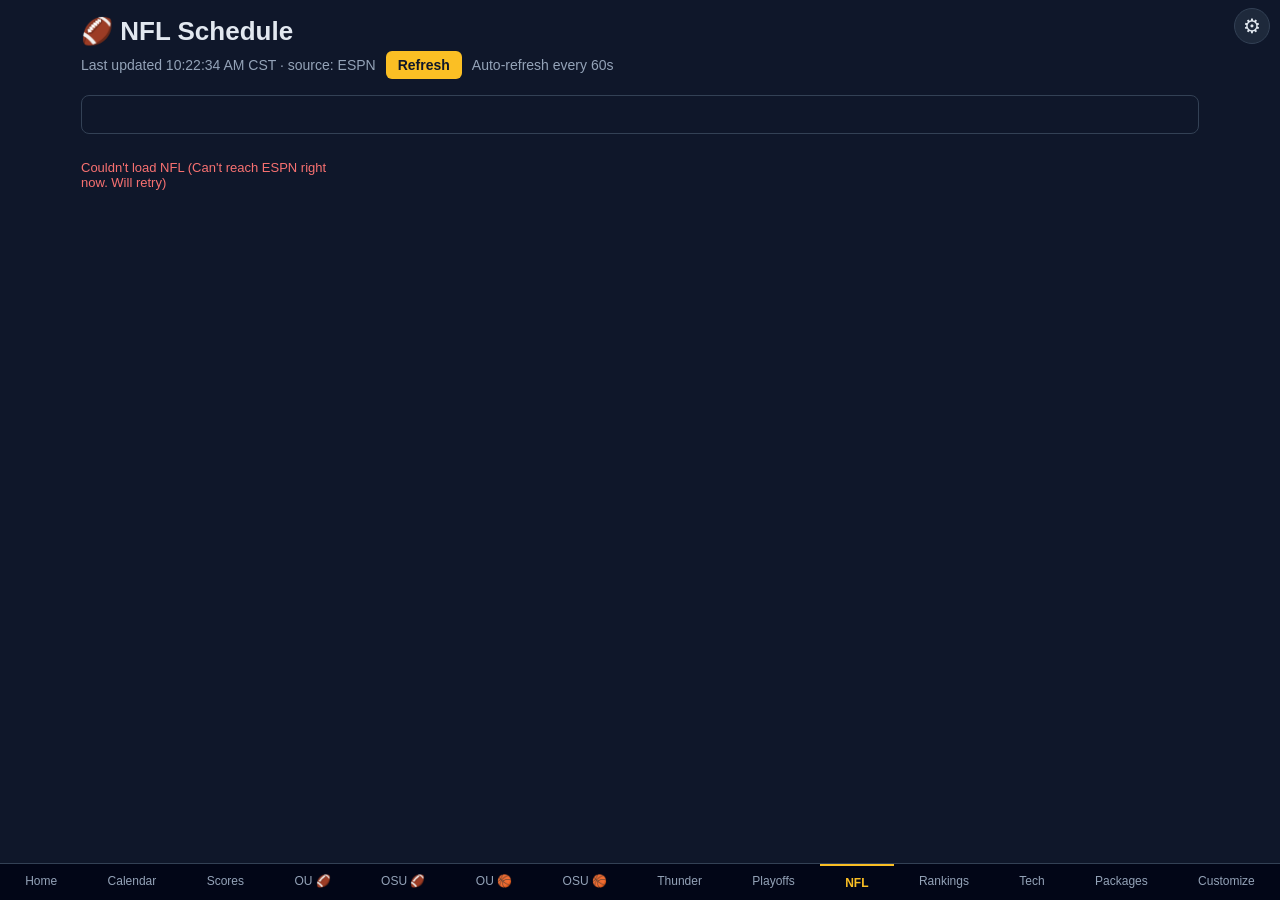
<file: nfl.html>
<!doctype html><html><head><meta charset="utf-8"><meta name="viewport" content="width=device-width, initial-scale=1, viewport-fit=cover"><meta name="theme-color" content="#0f172a"><script src="theme-boot.js?v=8"></script><meta name="application-name" content="Michael's Hub"><meta name="apple-mobile-web-app-capable" content="yes"><meta name="mobile-web-app-capable" content="yes"><meta name="apple-mobile-web-app-status-bar-style" content="black-translucent"><meta name="apple-mobile-web-app-title" content="Hub"><link rel="manifest" href="manifest.json?v=8"><link rel="apple-touch-icon" href="icons/apple-touch-icon.png?v=8"><link rel="icon" type="image/png" sizes="32x32" href="icons/favicon-32.png?v=8"><link rel="icon" href="icons/favicon.ico?v=8"><title>NFL Schedule</title><link rel="stylesheet" href="common.css?v=8"></head><body>
<h1>🏈 NFL Schedule</h1><div class="sub"><span id="upd">Loading…</span><button onclick="load()">Refresh</button><span id="next"></span></div>
<div class="sub"><select id="wk" onchange="load()"></select><span id="bye" class="meta"></span></div><div class="grid" id="nfl"></div>
<script src="config.js?v=8"></script><script src="common.js?v=8"></script><script>
let inited=false;
async function load(){document.getElementById('upd').textContent='Refreshing…';let live=false;const el=document.getElementById('nfl'),sel=document.getElementById('wk');
 try{const q=inited&&sel.value?'?'+sel.value:'';const d=await j('football/nfl/scoreboard'+q);
  if(!inited){const cal=d.leagues?.[0]?.calendar||[];const typ={'Preseason':1,'Regular Season':2,'Postseason':3};
   sel.innerHTML=cal.filter(c=>typ[c.label]).flatMap(c=>(c.entries||[]).map(e=>`<option value="seasontype=${typ[c.label]}&week=${e.value}">${esc(c.label=='Regular Season'?e.label:c.label.replace('season','')+': '+e.label)}</option>`)).join('');
   sel.value=`seasontype=${d.season?.type}&week=${d.week?.number}`;inited=true;}
  const by=(d.week?.teamsOnBye||[]).map(t=>t.abbreviation);document.getElementById('bye').textContent=by.length?'Bye: '+by.join(', '):'';
  const ev=[...(d.events||[])].sort((a,b)=>new Date(a.date)-new Date(b.date));
  el.innerHTML=ev.map(e=>{const c=e.competitions[0],st=c.status.type,isl=st.state=='in';if(isl)live=true;
   const cs=[...c.competitors].sort(a=>a.homeAway=='home'?1:-1);
   return `<div class="g ${isl?'live':''}"><div class="meta">${fmt(e.date)}${tv(c)?' · '+esc(tv(c)):''}</div>${cs.map(k=>`<div class="row ${k.winner?'win':''}"><span>${k.homeAway=='home'?'@ ':''}${esc(k.team.abbreviation)}</span><b>${st.state=='pre'?'':esc(k.score)}</b></div>`).join('')}<div class="st">${isl?'<span class=livetag>LIVE</span> '+esc(st.shortDetail):st.state=='pre'?'Kickoff '+fmt(e.date):esc(st.shortDetail)}</div></div>`}).join('')||'<i>No games</i>';
 }catch(err){el.innerHTML=`<div class="err">Couldn't load NFL (${esc(err.message)})</div>`;}
 document.getElementById('upd').textContent='Last updated '+stamp()+' · source: ESPN';autoRefresh(load,live);}
load();
</script></body></html>
</file>
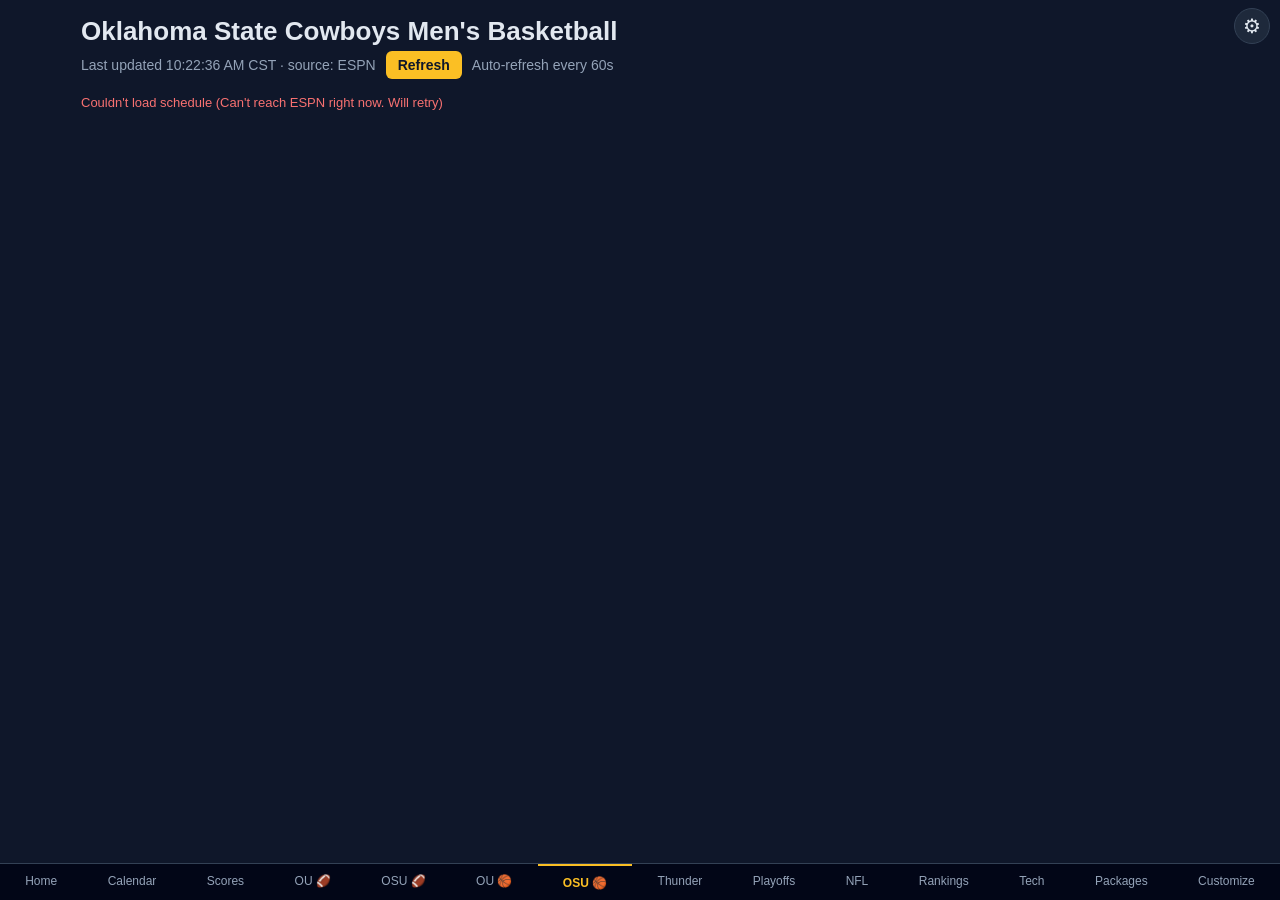
<file: osu-basketball.html>
<!doctype html><html><head><meta charset="utf-8"><meta name="viewport" content="width=device-width, initial-scale=1, viewport-fit=cover"><meta name="theme-color" content="#0f172a"><script src="theme-boot.js?v=8"></script><meta name="application-name" content="Michael's Hub"><meta name="apple-mobile-web-app-capable" content="yes"><meta name="mobile-web-app-capable" content="yes"><meta name="apple-mobile-web-app-status-bar-style" content="black-translucent"><meta name="apple-mobile-web-app-title" content="Hub"><link rel="manifest" href="manifest.json?v=8"><link rel="apple-touch-icon" href="icons/apple-touch-icon.png?v=8"><link rel="icon" type="image/png" sizes="32x32" href="icons/favicon-32.png?v=8"><link rel="icon" href="icons/favicon.ico?v=8"><title>Oklahoma State Cowboys Men's Basketball Schedule</title><link rel="stylesheet" href="common.css?v=8"></head><body>
<h1>Oklahoma State Cowboys Men's Basketball</h1><div class="sub"><span id="upd">Loading…</span><button onclick="load()">Refresh</button><span id="next"></span></div>
<div id="rec"></div><div class="sched" id="sched" style="margin-top:12px"></div>
<script src="config.js?v=8"></script><script src="common.js?v=8"></script><script>const CFG={id:'197',sport:'basketball/mens-college-basketball',types:[2]};</script><script src="schedule.js?v=8"></script></body></html>
</file>
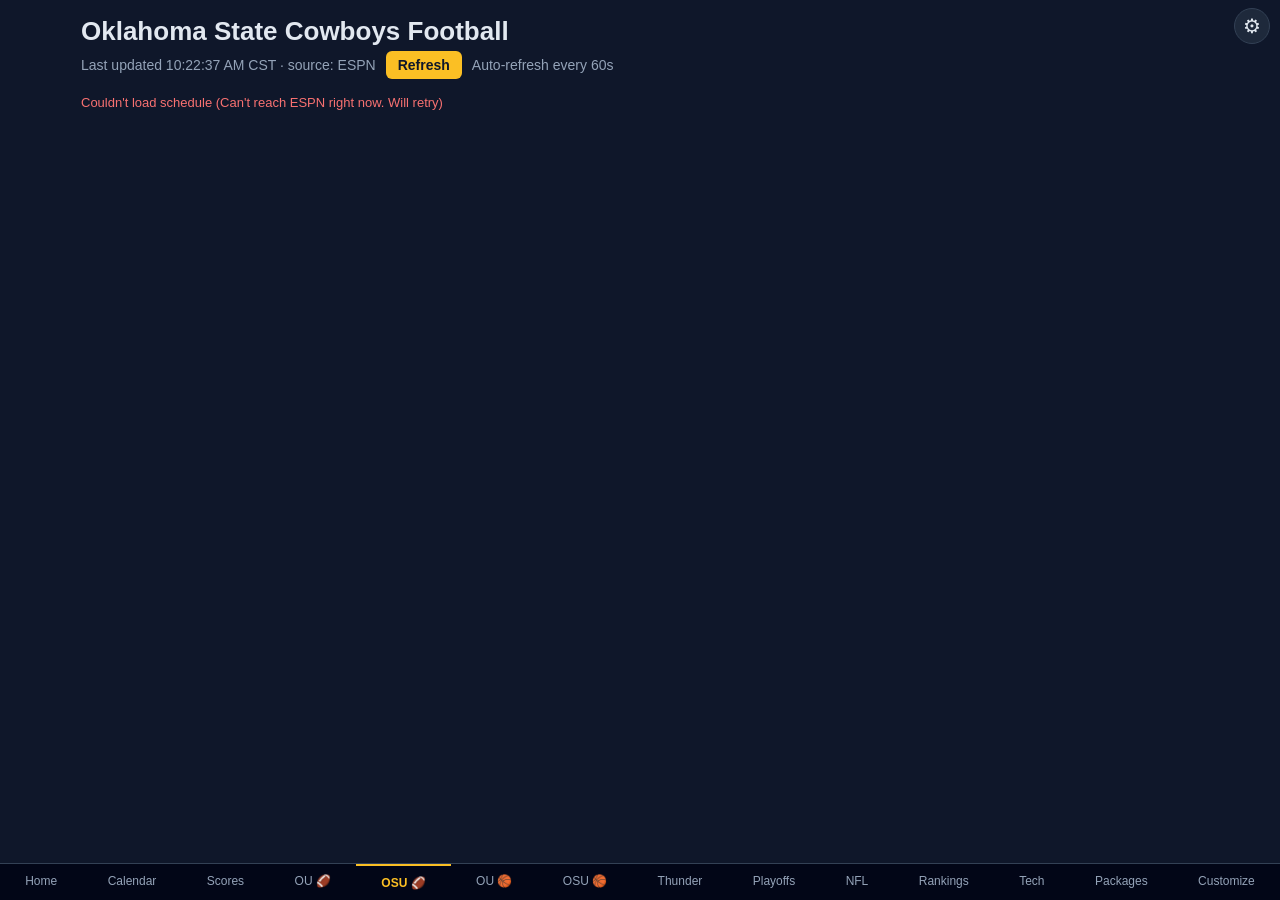
<file: osu-football.html>
<!doctype html><html><head><meta charset="utf-8"><meta name="viewport" content="width=device-width, initial-scale=1, viewport-fit=cover"><meta name="theme-color" content="#0f172a"><script src="theme-boot.js?v=8"></script><meta name="application-name" content="Michael's Hub"><meta name="apple-mobile-web-app-capable" content="yes"><meta name="mobile-web-app-capable" content="yes"><meta name="apple-mobile-web-app-status-bar-style" content="black-translucent"><meta name="apple-mobile-web-app-title" content="Hub"><link rel="manifest" href="manifest.json?v=8"><link rel="apple-touch-icon" href="icons/apple-touch-icon.png?v=8"><link rel="icon" type="image/png" sizes="32x32" href="icons/favicon-32.png?v=8"><link rel="icon" href="icons/favicon.ico?v=8"><title>Oklahoma State Cowboys Football Schedule</title><link rel="stylesheet" href="common.css?v=8"></head><body>
<h1>Oklahoma State Cowboys Football</h1><div class="sub"><span id="upd">Loading…</span><button onclick="load()">Refresh</button><span id="next"></span></div>
<div id="rec"></div><div class="sched" id="sched" style="margin-top:12px"></div>
<script src="config.js?v=8"></script><script src="common.js?v=8"></script><script>const CFG={id:'197',sport:'football/college-football',types:[0]};</script><script src="schedule.js?v=8"></script></body></html>
</file>
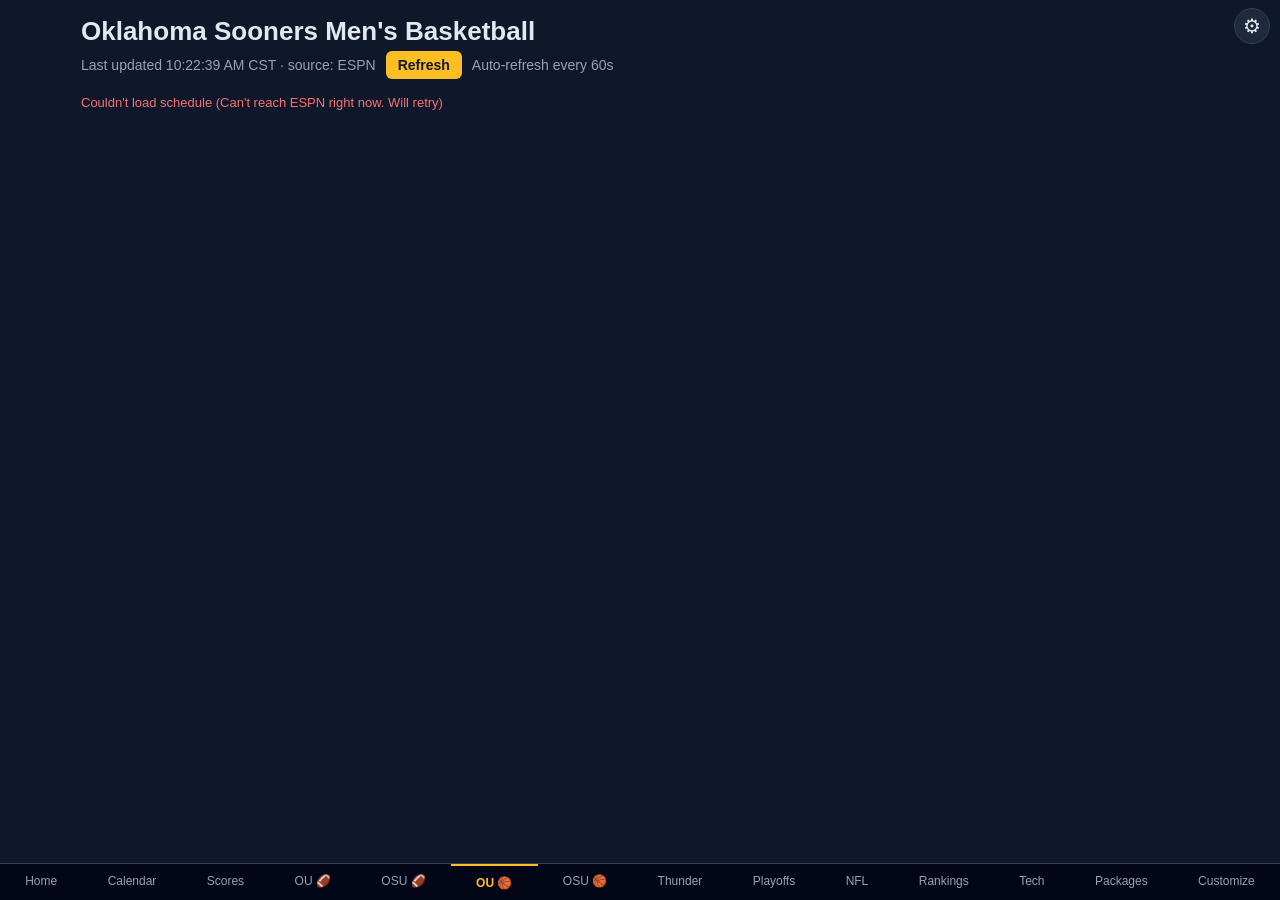
<file: ou-basketball.html>
<!doctype html><html><head><meta charset="utf-8"><meta name="viewport" content="width=device-width, initial-scale=1, viewport-fit=cover"><meta name="theme-color" content="#0f172a"><script src="theme-boot.js?v=8"></script><meta name="application-name" content="Michael's Hub"><meta name="apple-mobile-web-app-capable" content="yes"><meta name="mobile-web-app-capable" content="yes"><meta name="apple-mobile-web-app-status-bar-style" content="black-translucent"><meta name="apple-mobile-web-app-title" content="Hub"><link rel="manifest" href="manifest.json?v=8"><link rel="apple-touch-icon" href="icons/apple-touch-icon.png?v=8"><link rel="icon" type="image/png" sizes="32x32" href="icons/favicon-32.png?v=8"><link rel="icon" href="icons/favicon.ico?v=8"><title>Oklahoma Sooners Men's Basketball Schedule</title><link rel="stylesheet" href="common.css?v=8"></head><body>
<h1>Oklahoma Sooners Men's Basketball</h1><div class="sub"><span id="upd">Loading…</span><button onclick="load()">Refresh</button><span id="next"></span></div>
<div id="rec"></div><div class="sched" id="sched" style="margin-top:12px"></div>
<script src="config.js?v=8"></script><script src="common.js?v=8"></script><script>const CFG={id:'201',sport:'basketball/mens-college-basketball',types:[2]};</script><script src="schedule.js?v=8"></script></body></html>
</file>
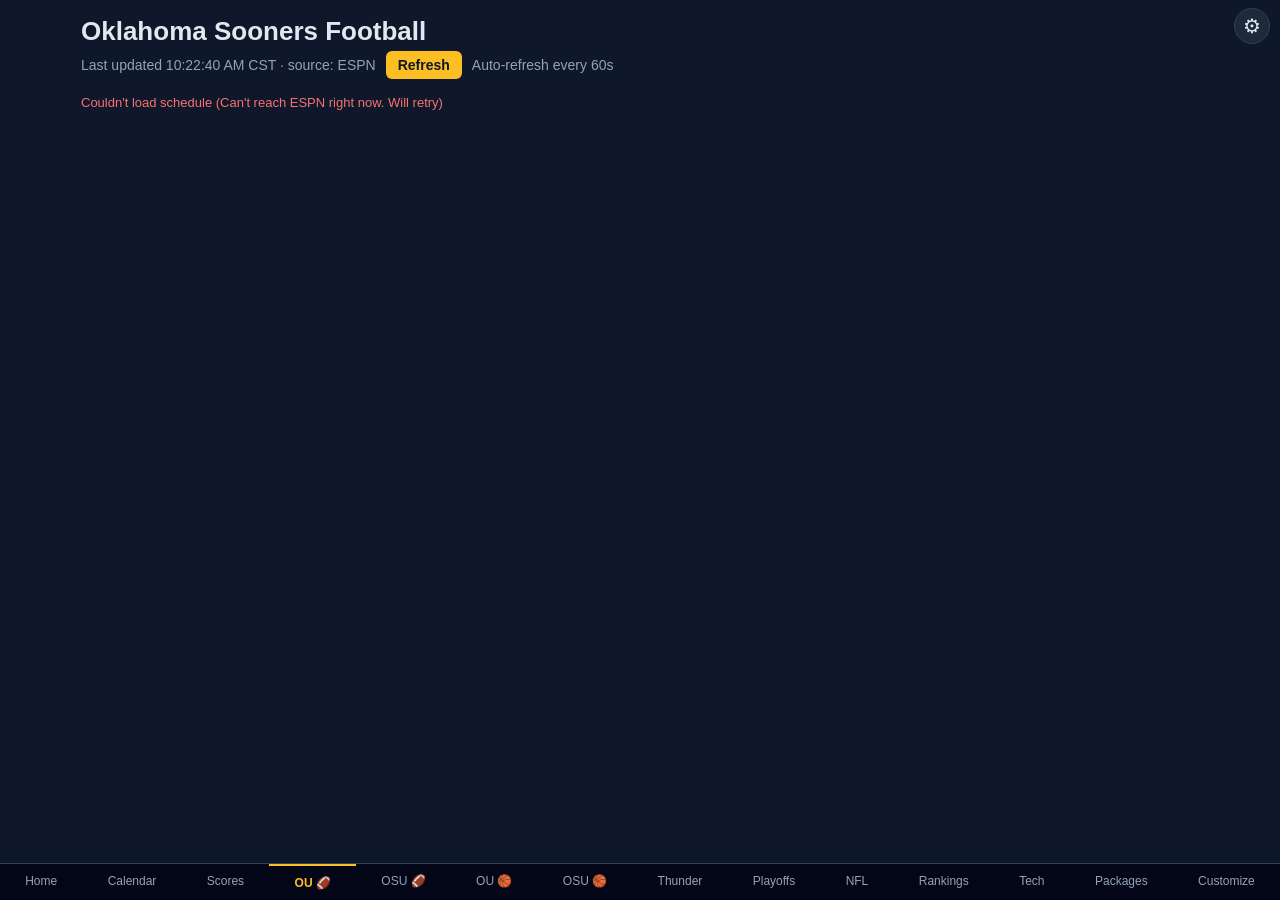
<file: ou-football.html>
<!doctype html><html><head><meta charset="utf-8"><meta name="viewport" content="width=device-width, initial-scale=1, viewport-fit=cover"><meta name="theme-color" content="#0f172a"><script src="theme-boot.js?v=8"></script><meta name="application-name" content="Michael's Hub"><meta name="apple-mobile-web-app-capable" content="yes"><meta name="mobile-web-app-capable" content="yes"><meta name="apple-mobile-web-app-status-bar-style" content="black-translucent"><meta name="apple-mobile-web-app-title" content="Hub"><link rel="manifest" href="manifest.json?v=8"><link rel="apple-touch-icon" href="icons/apple-touch-icon.png?v=8"><link rel="icon" type="image/png" sizes="32x32" href="icons/favicon-32.png?v=8"><link rel="icon" href="icons/favicon.ico?v=8"><title>Oklahoma Sooners Football Schedule</title><link rel="stylesheet" href="common.css?v=8"></head><body>
<h1>Oklahoma Sooners Football</h1><div class="sub"><span id="upd">Loading…</span><button onclick="load()">Refresh</button><span id="next"></span></div>
<div id="rec"></div><div class="sched" id="sched" style="margin-top:12px"></div>
<script src="config.js?v=8"></script><script src="common.js?v=8"></script><script>const CFG={id:'201',sport:'football/college-football',types:[0]};</script><script src="schedule.js?v=8"></script></body></html>
</file>
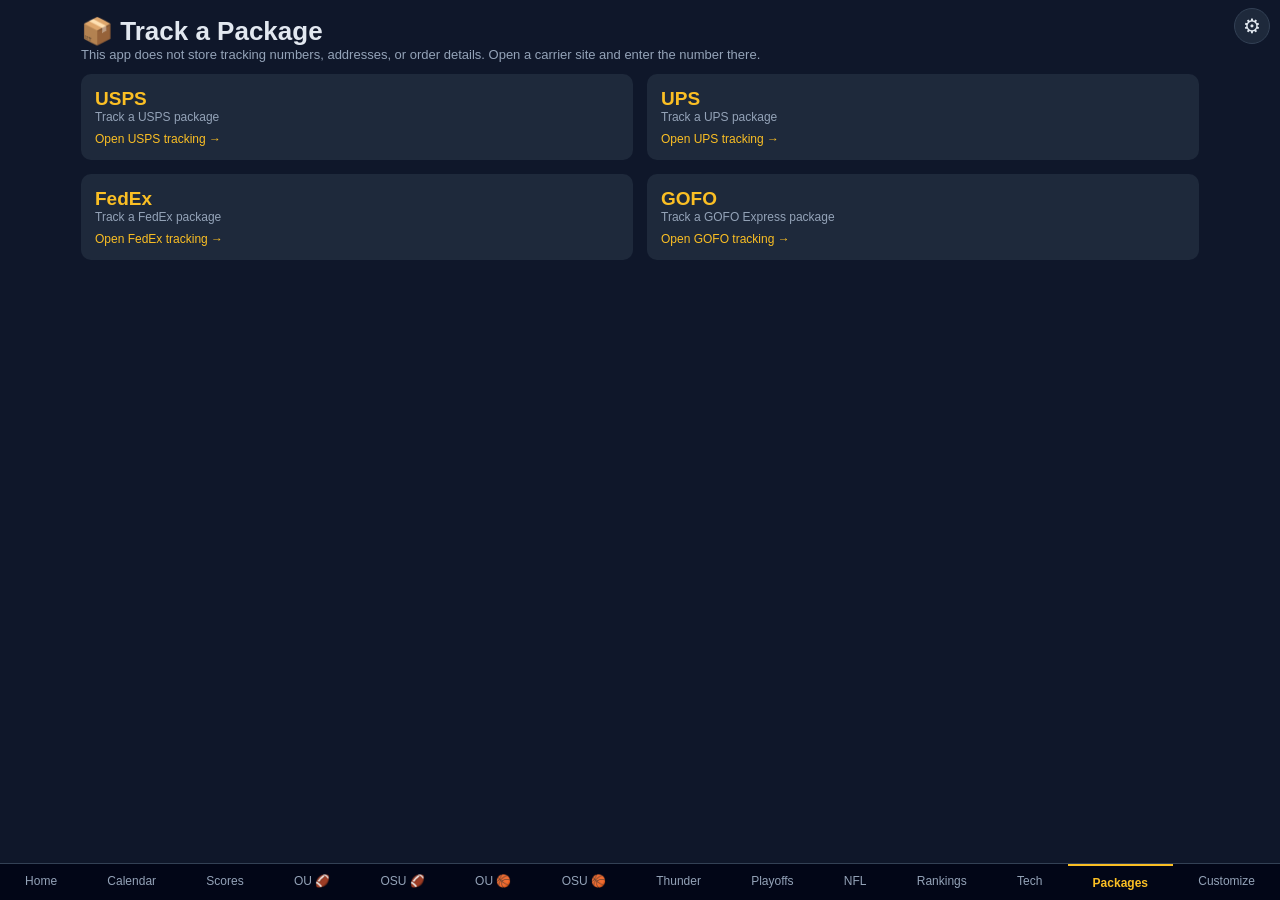
<file: packages.html>
<!doctype html><html><head><meta charset="utf-8"><meta name="viewport" content="width=device-width, initial-scale=1, viewport-fit=cover"><meta name="theme-color" content="#0f172a"><script src="theme-boot.js?v=8"></script><meta name="application-name" content="Michael's Hub"><meta name="apple-mobile-web-app-capable" content="yes"><meta name="mobile-web-app-capable" content="yes"><meta name="apple-mobile-web-app-status-bar-style" content="black-translucent"><meta name="apple-mobile-web-app-title" content="Hub"><link rel="manifest" href="manifest.json?v=8"><link rel="apple-touch-icon" href="icons/apple-touch-icon.png?v=8"><link rel="icon" type="image/png" sizes="32x32" href="icons/favicon-32.png?v=8"><link rel="icon" href="icons/favicon.ico?v=8"><title>Track a Package</title><link rel="stylesheet" href="common.css?v=8"></head>
<body>
<h1>📦 Track a Package</h1>
<p class="note">This app does not store tracking numbers, addresses, or order details. Open a carrier site and enter the number there.</p>
<div class="cards two">
  <a class="card" href="https://tools.usps.com/go/TrackConfirmAction_input" target="_blank" rel="noopener"><h2>USPS</h2><div class="meta">Track a USPS package</div><div class="more">Open USPS tracking →</div></a>
  <a class="card" href="https://www.ups.com/track" target="_blank" rel="noopener"><h2>UPS</h2><div class="meta">Track a UPS package</div><div class="more">Open UPS tracking →</div></a>
  <a class="card" href="https://www.fedex.com/en-us/tracking.html" target="_blank" rel="noopener"><h2>FedEx</h2><div class="meta">Track a FedEx package</div><div class="more">Open FedEx tracking →</div></a>
  <a class="card" href="https://www.gofo.com/us/tracking" target="_blank" rel="noopener"><h2>GOFO</h2><div class="meta">Track a GOFO Express package</div><div class="more">Open GOFO tracking →</div></a>
</div>
<script src="config.js?v=8"></script><script src="common.js?v=8"></script>
</body></html>
</file>
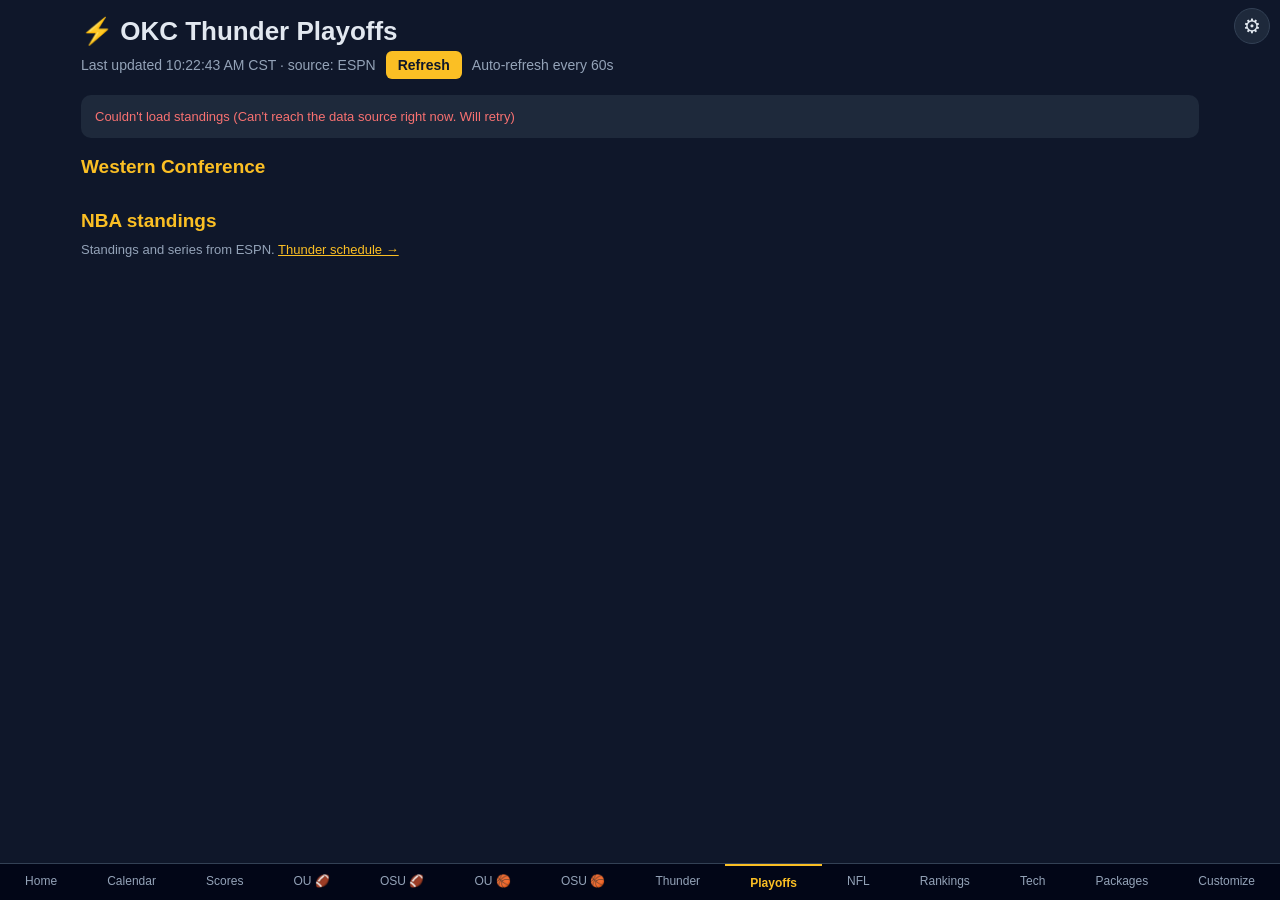
<file: playoffs.html>
<!doctype html><html><head><meta charset="utf-8"><meta name="viewport" content="width=device-width, initial-scale=1, viewport-fit=cover"><meta name="theme-color" content="#0f172a"><script src="theme-boot.js?v=8"></script><meta name="application-name" content="Michael's Hub"><meta name="apple-mobile-web-app-capable" content="yes"><meta name="mobile-web-app-capable" content="yes"><meta name="apple-mobile-web-app-status-bar-style" content="black-translucent"><meta name="apple-mobile-web-app-title" content="Hub"><link rel="manifest" href="manifest.json?v=8"><link rel="apple-touch-icon" href="icons/apple-touch-icon.png?v=8"><link rel="icon" type="image/png" sizes="32x32" href="icons/favicon-32.png?v=8"><link rel="icon" href="icons/favicon.ico?v=8"><title>OKC Thunder Playoffs</title><link rel="stylesheet" href="common.css?v=8"></head>
<body>
<h1 id="ph">⚡ NBA Playoffs</h1>
<div class="sub"><span id="upd">Loading…</span><button onclick="load()">Refresh</button><span id="next"></span></div>
<div id="status" class="status"><div class="meta">Loading standings…</div></div>
<div id="bracket"></div>
<h2 style="margin:18px 0 10px">Western Conference</h2>
<div class="wrap" id="west"></div>
<h2 style="margin:22px 0 10px">NBA standings</h2>
<div class="wrap" id="league"></div>
<p class="note" id="pfoot">Standings and series from ESPN.</p>
<script src="config.js?v=8"></script><script src="common.js?v=8"></script><script>
const STAND='https://site.api.espn.com/apis/v2/sports/basketball/nba/standings';
const MY=nbaTeam();
const OKC=MY?String(MY.id):'';
const MYNAME=MY?(MY.name||'your team'):'';
if(document.getElementById('ph'))document.getElementById('ph').textContent=MY?'⚡ '+MY.name+' Playoffs':'⚡ NBA Playoffs';
if(MY)document.title=MY.name+' Playoffs';
(function(){const el=document.getElementById('pfoot');if(!el)return;
 el.innerHTML=MY?`Standings and series from ESPN. <a href="${teamHref(MY)}" class="accent-link">${esc(MY.short||MY.name)} schedule →</a>`:`Standings and series from ESPN. <a href="customize.html" class="accent-link">Add an NBA team →</a>`;
})();

const stat=(e,name)=>{for(const s of e.stats||[]) if(s.name===name||s.abbreviation===name||s.name===name) return s; return null;};
const val=(e,name)=>{const s=stat(e,name);return s?s.displayValue:null;};
const num=(e,name)=>{const s=stat(e,name);return s&&s.value!=null?Number(s.value):null;};
function typList(d){return ((d.seasons||[])[0]||{}).types||[];}
function typ(types,id){return types.find(t=>String(t.id)===String(id));}
function inRange(t,now){return t&&now>=new Date(t.startDate)&&now<new Date(t.endDate);}
function phase(d){
  const types=typList(d), now=Date.now();
  if(inRange(typ(types,3),now)) return {name:'post',label:'Playoffs',t:typ(types,3),types};
  if(inRange(typ(types,5),now)) return {name:'playin',label:'Play-in',t:typ(types,5),types};
  if(inRange(typ(types,2),now)) return {name:'regular',label:'Regular season',t:typ(types,2),types};
  if(inRange(typ(types,1),now)) return {name:'pre',label:'Preseason',t:typ(types,1),types};
  return {name:'off',label:'Offseason',t:typ(types,4),types};
}
function fmtDateShort(iso){if(!iso)return '';return new Date(iso).toLocaleDateString('en-US',{timeZone:'America/Chicago',month:'long',day:'numeric',year:'numeric'});}
function confEntries(d,which){
  const ch=(d.children||[]).find(c=>(c.name||'').includes(which)||(c.abbreviation||'').includes(which==='West'?'West':'East'));
  return ((ch&&ch.standings&&ch.standings.entries)||[]).slice().sort((a,b)=>(num(a,'playoffSeed')??99)-(num(b,'playoffSeed')??99));
}
function allEntries(d){
  const all=[];
  for(const c of d.children||[]) for(const e of (c.standings&&c.standings.entries)||[]) all.push({conf:c.name,e});
  all.sort((a,b)=>(num(b.e,'winPercent')??0)-(num(a.e,'winPercent')??0)||(num(b.e,'wins')??0)-(num(a.e,'wins')??0));
  return all;
}
function table(rows, opts={}){
  const showConf=!!opts.conf;
  const head=`<thead><tr><th>#</th><th>Team</th>${showConf?'<th>Conf</th>':''}<th>W-L</th><th>PCT</th><th>GB</th><th>L10</th><th>Strk</th></tr></thead>`;
  const body=rows.map((row,i)=>{
    const e=row.e||row, seed=val(e,'playoffSeed')|| (i+1);
    const t=e.team||{}, is=t.id==OKC;
    const cut=(!showConf && (seed==6||seed==10))?'cut':'';
    const abbr=esc(t.abbreviation||''), name=esc(t.displayName||'');
    return `<tr class="${is?'okc':''} ${cut}"><td>${esc(seed)}</td><td><b>${abbr}</b> ${name}${is?' · OKC':''}</td>${showConf?`<td class=meta>${esc((row.conf||'').replace(' Conference',''))}</td>`:''}<td>${esc(val(e,'overall')||'—')}</td><td>${esc(val(e,'winPercent')||'—')}</td><td>${esc(val(e,'gamesBehind')||'—')}</td><td>${esc(val(e,'Last Ten Games')||'—')}</td><td>${esc(val(e,'streak')||'—')}</td></tr>`;
  }).join('');
  return `<table class="stbl">${head}<tbody>${body}</tbody></table>`;
}
function thunderStatus(west, ph, seasonName){
  const me=west.find(e=>(e.team||{}).id==OKC);
  if(!me) return MY?`<div class="err">${esc(MYNAME)} were not listed in the Western Conference standings.</div>`:`<div class="meta">Add an NBA team in Customize to track a playoff seed. Here's the Western Conference race.</div>`;
  const seed=num(me,'playoffSeed'), rec=val(me,'overall')||'—', gb=val(me,'gamesBehind')||'—', strk=val(me,'streak')||'—';
  const sixth=west.find(e=>num(e,'playoffSeed')===6);
  const tenth=west.find(e=>num(e,'playoffSeed')===10);
  let line='';
  if(ph.name==='regular'||ph.name==='pre'){
    if(seed>=1&&seed<=6) line=`In the playoffs as the West's #${seed} seed.`;
    else if(seed>=7&&seed<=10) line=`In the play-in as the West's #${seed} seed.`;
    else if(seed) line=`Outside the play-in as the West's #${seed} seed.`;
    const playin=typ(ph.types,5), post=typ(ph.types,3);
    if(playin&&post) line+=` The play-in starts ${fmtDateShort(playin.startDate)}; playoffs start ${fmtDateShort(post.startDate)}. Here's the race.`;
    else if(post) line+=` Playoffs start ${fmtDateShort(post.startDate)}. Here's the race.`;
    else line+=` Playoffs start in April. Here's the race.`;
  }else if(ph.name==='playin'){
    line = seed&&seed<=10?`The play-in is underway. ${esc(MYNAME)} are the West's #${seed} seed.`:`The play-in is underway. ${esc(MYNAME)} are outside the field as the West's #${seed||'—'} seed.`;
  }else if(ph.name==='post'){
    line = `The playoffs are underway. ${esc(MYNAME)} are the West's #${seed||'—'} seed.`;
  }else{
    line='The NBA is in the offseason. Standings below are from the last completed season.';
  }
  return `<div class="big">#${seed||'—'} West</div><div>${esc(rec)} · ${gb==='-'||gb==='0'?'Leading the West':gb+' GB'} · ${esc(strk)}</div><div class="meta">${esc(seasonName||'')} · ${esc(ph.label)}</div><p style="margin:10px 0 0">${esc(line)}</p>`;
}
function seriesCard(e){
  const c=e.competitions[0], st=c.status.type, live=st.state==='in';
  const note=((c.notes||[])[0]||{}).headline||'';
  const series=c.series||{};
  const rows=[...c.competitors].sort((a,b)=>a.homeAway==='home'?1:-1).map(k=>{
    const sw=(series.competitors||[]).find(s=>s.id==k.team.id);
    const wins=sw?` · series ${sw.wins}`:'';
    return `<div class="row ${k.winner?'win':''}"><span>${k.homeAway==='home'?'@ ':''}${esc(k.team.displayName)}</span><b>${st.state==='pre'?'':esc(sc(k))}</b></div>${wins?`<div class="meta">${esc(k.team.abbreviation)}${wins}</div>`:''}`;
  }).join('');
  const okc=c.competitors.some(k=>k.team.id==OKC);
  return `<div class="g ${live?'live':''} ${okc?'okc':''}"><div class="meta">${esc(note||'Playoffs')} · ${fmt(e.date)}${tv(c)?' · '+esc(tv(c)):''}</div>${rows}<div class="st">${live?'<span class=livetag>LIVE</span> '+esc(st.shortDetail):esc(series.summary||st.description||st.shortDetail||'')}</div></div>`;
}
async function loadBracket(ph){
  const el=document.getElementById('bracket');
  if(ph.name!=='post'&&ph.name!=='playin'){el.innerHTML='';return;}
  const typId=ph.name==='playin'?5:3;
  let d=null;
  try{d=await j(`basketball/nba/scoreboard?seasontype=${typId}`);}catch(_){}
  const ev=(d&&d.events)||[];
  const playoffish=ev.filter(e=>{
    const c=e.competitions[0];
    return (c.series&&c.series.type)||(c.notes||[]).some(n=>/playoff|play-in|round|finals|cup/i.test(n.headline||''));
  });
  const list=playoffish.length?playoffish:ev;
  if(!list.length){el.innerHTML=`<div class="card"><h2>Series</h2><div class="meta">No ${ph.name==='playin'?'play-in':'playoff'} games are listed on today's ESPN scoreboard yet.</div></div>`;return;}
  // group by series note
  const groups={};
  for(const e of list){
    const c=e.competitions[0];
    const key=((c.notes||[])[0]||{}).headline||(c.series&&c.series.summary)||'Series';
    (groups[key]||(groups[key]=[])).push(e);
  }
  let h=`<h2 style="margin:8px 0 10px">${ph.name==='playin'?'Play-in':'Playoff series'}</h2><div class="grid">`;
  for(const [k,games] of Object.entries(groups)){
    // show the most recently started / live game in the series
    games.sort((a,b)=>new Date(b.date)-new Date(a.date));
    h+=seriesCard(games[0]);
  }
  el.innerHTML=h+'</div>';
}
async function load(){
  document.getElementById('upd').textContent='Refreshing…';
  try{
    const d=await jany(STAND);
    const season=d.season&&d.season.displayName||'';
    const ph=phase(d);
    const west=confEntries(d,'West');
    document.getElementById('status').innerHTML=thunderStatus(west,ph,season);
    document.getElementById('west').innerHTML=west.length?table(west):'<div class="err">No Western Conference standings.</div>';
    const league=allEntries(d);
    document.getElementById('league').innerHTML=league.length?table(league,{conf:true}):'<div class="err">No league standings.</div>';
    await loadBracket(ph);
  }catch(e){
    document.getElementById('status').innerHTML=`<div class="err">Couldn't load standings (${esc(e.message)})</div>`;
  }
  document.getElementById('upd').textContent='Last updated '+stamp()+' · source: ESPN';
  autoRefresh(load,false);
}
load();
</script></body></html>
</file>
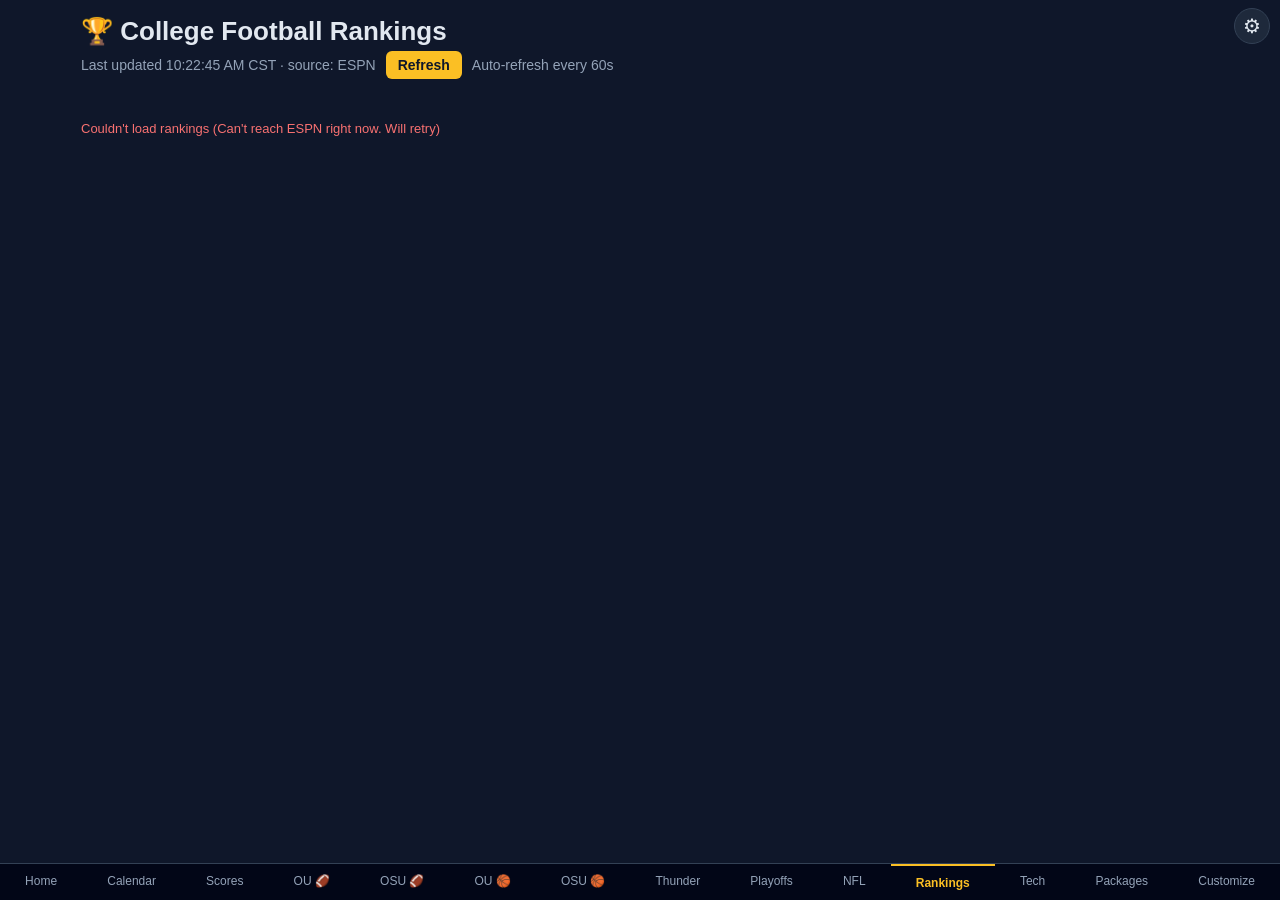
<file: rankings.html>
<!doctype html><html><head><meta charset="utf-8"><meta name="viewport" content="width=device-width, initial-scale=1, viewport-fit=cover"><meta name="theme-color" content="#0f172a"><script src="theme-boot.js?v=8"></script><meta name="application-name" content="Michael's Hub"><meta name="apple-mobile-web-app-capable" content="yes"><meta name="mobile-web-app-capable" content="yes"><meta name="apple-mobile-web-app-status-bar-style" content="black-translucent"><meta name="apple-mobile-web-app-title" content="Hub"><link rel="manifest" href="manifest.json?v=8"><link rel="apple-touch-icon" href="icons/apple-touch-icon.png?v=8"><link rel="icon" type="image/png" sizes="32x32" href="icons/favicon-32.png?v=8"><link rel="icon" href="icons/favicon.ico?v=8"><title>CFB Rankings</title><link rel="stylesheet" href="common.css?v=8"><style>
.tabs{display:flex;gap:8px;flex-wrap:wrap;margin-bottom:12px}.tabs button{background:var(--card);color:var(--text)}.tabs button.on{background:var(--accent);color:var(--accent-ink)}
.rk{display:grid;grid-template-columns:34px 28px 1fr auto;gap:10px;align-items:center;background:var(--card);border-radius:8px;padding:8px 12px;margin-bottom:6px}
.rk img{width:28px;height:28px}.rk .n{font-weight:bold;font-size:18px;color:var(--accent-text);text-align:center}.rk .r{text-align:right;font-size:13px}
.hl{border:2px solid var(--accent);background:var(--highlight)}.up{color:var(--win)}.dn{color:var(--loss)}.mine{display:grid;grid-template-columns:1fr 1fr;gap:10px;margin-bottom:14px}
@media(max-width:800px){.mine{grid-template-columns:1fr}}</style></head><body>
<h1>🏆 College Football Rankings</h1><div class="sub"><span id="upd">Loading…</span><button onclick="load()">Refresh</button><span id="next"></span></div>
<div class="mine" id="mine"></div><div class="tabs" id="tabs"></div><div class="meta" id="hd" style="margin-bottom:8px"></div><div id="list"></div>
<script src="config.js?v=8"></script><script src="common.js?v=8"></script><script>
const MY={'201':'Oklahoma','197':'Oklahoma State'};let polls=[],sel=null;
const logo=t=>(t.logos||[])[0]?.href||t.logo||'';
const mv=x=>{const t=x.trend||'';if(!t||t=='-'||t=='0')return '<span class=meta>–</span>';if(x.previous===0&&x.current>0)return '<span class=up>NEW</span>';return t[0]=='+'?`<span class=up>▲${t.slice(1)}</span>`:`<span class=dn>▼${t.replace('-','')}</span>`;};
const row=(x,o)=>`<div class="rk ${MY[x.team.id]?'hl':''}"><div class=n>${o?'RV':x.current}</div><img src="${esc(logo(x.team))}" alt="" loading=lazy onerror="this.style.visibility='hidden'"><div><b>${esc(x.team.location)}</b> <span class=meta>${esc(o&&x.recordSummary=='0-0'?'':x.recordSummary||'')}</span></div><div class=r>${x.points!=null?Math.round(x.points)+' pts':''}${x.firstPlaceVotes?` <span class=meta>(${x.firstPlaceVotes})</span>`:''}<br>${o?'':mv(x)}</div></div>`;
function render(){const p=polls.find(p=>p.type==sel)||polls[0];if(!p)return;
 document.getElementById('tabs').innerHTML=polls.map(q=>`<button class="${q.type==p.type?'on':''}" onclick="sel='${q.type}';render()">${esc(q.shortName||q.name)}</button>`).join('');
 document.getElementById('hd').textContent=`${p.occurrence?.displayValue||''}${p.date?' · released '+fmtD(p.date):''} · pts (1st-place votes) · movement vs previous week`;
 document.getElementById('list').innerHTML=(p.ranks||[]).map(x=>row(x)).join('')+((p.others||[]).length?'<div class=sec>Others receiving votes</div>'+p.others.map(x=>row(x,1)).join(''):'');
 document.getElementById('mine').innerHTML=Object.entries(MY).map(([id,nm])=>`<div class=card><h2>${nm}</h2>${polls.map(q=>{const r=(q.ranks||[]).find(x=>x.team.id==id),o=(q.others||[]).find(x=>x.team.id==id);return `<div class=row><span>${esc(q.shortName||q.name)}</span><b>${r?'#'+r.current+' '+mv(r):o?'Unranked · '+Math.round(o.points)+' votes':'Unranked'}</b></div>`}).join('')}</div>`).join('');}
async function load(){document.getElementById('upd').textContent='Refreshing…';
 try{const d=await j('football/college-football/rankings');polls=(d.rankings||[]).filter(r=>['ap','usa','cfp'].includes(r.type));
  if(!polls.length)throw Error('no FBS polls listed');if(!sel)sel=polls[0].type;render();}
 catch(err){document.getElementById('list').innerHTML=`<div class=err>Couldn't load rankings (${esc(err.message)})</div>`;}
 document.getElementById('upd').textContent='Last updated '+stamp()+' · source: ESPN';autoRefresh(load,false);}
load();
</script></body></html>
</file>
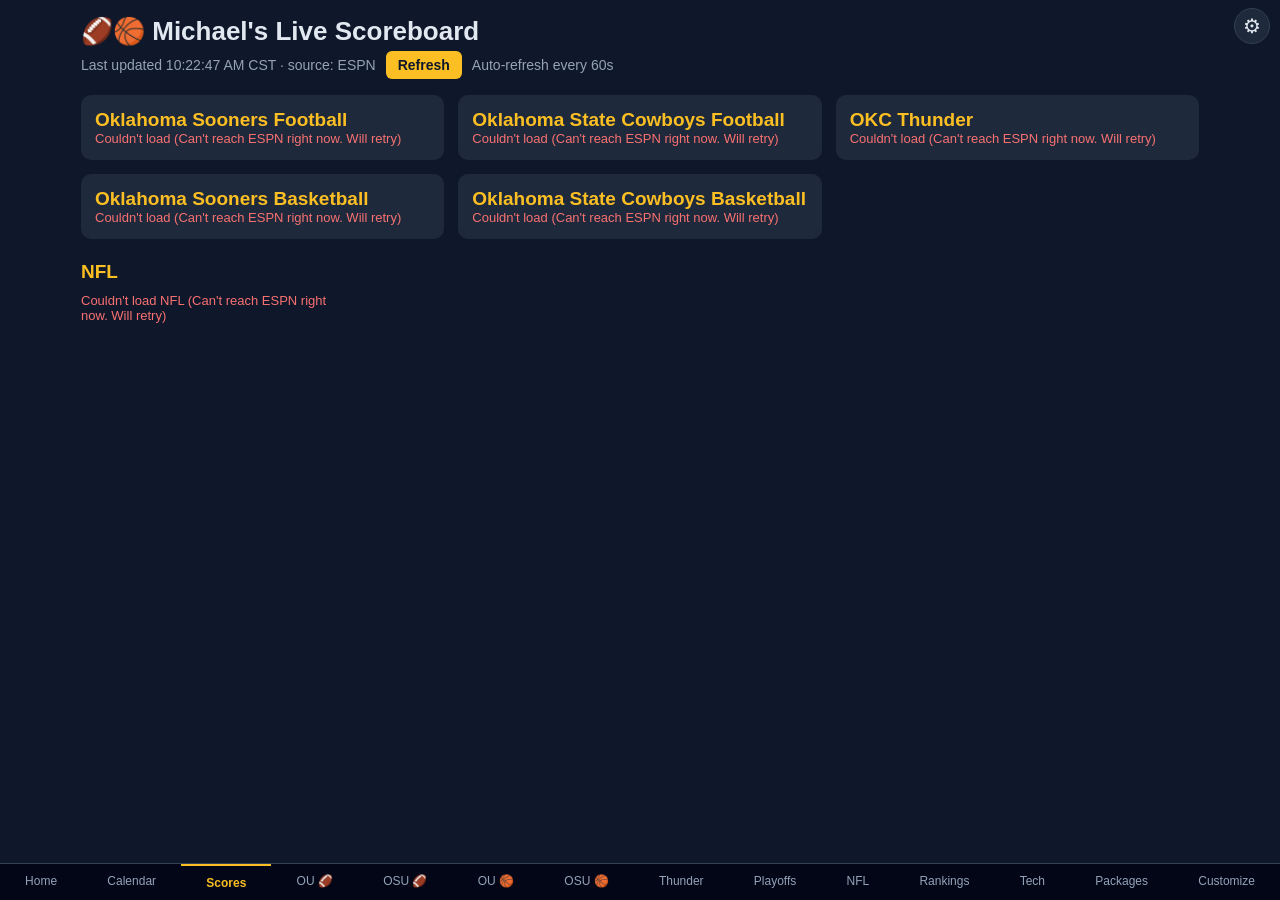
<file: scores.html>
<!doctype html><html><head><meta charset="utf-8"><meta name="viewport" content="width=device-width, initial-scale=1, viewport-fit=cover"><meta name="theme-color" content="#0f172a"><script src="theme-boot.js?v=8"></script><meta name="application-name" content="Michael's Hub"><meta name="apple-mobile-web-app-capable" content="yes"><meta name="mobile-web-app-capable" content="yes"><meta name="apple-mobile-web-app-status-bar-style" content="black-translucent"><meta name="apple-mobile-web-app-title" content="Hub"><link rel="manifest" href="manifest.json?v=8"><link rel="apple-touch-icon" href="icons/apple-touch-icon.png?v=8"><link rel="icon" type="image/png" sizes="32x32" href="icons/favicon-32.png?v=8"><link rel="icon" href="icons/favicon.ico?v=8"><title>Michael's Live Scoreboard</title><link rel="stylesheet" href="common.css?v=8"></head><body>
<h1>🏈🏀 Michael's Live Scoreboard</h1>
<div class="sub"><span id="upd">Loading…</span><button onclick="load()">Refresh</button><span id="next"></span></div>
<div class="cards" id="cards"></div>
<h2 style="margin:22px 0 10px" id="nflh">NFL</h2><div class="grid" id="nfl"></div>
<script src="config.js?v=8"></script><script src="common.js?v=8"></script><script>
function scoreTeams(){
 return visibleTeams().map(t=>({
  p:teamHref(t),n:t.name,u:teamSchedulePath(t),sb:t.sb,id:String(t.id),bb:t.league==='cbb'||t.league==='wcbb'?1:0
 }));
}
let anyLive=false;
function game(e,c,label){const st=c.status.type,live=st.state==='in';if(live)anyLive=true;
 const rows=c.competitors.map(k=>`<div class="row ${k.winner?'win':''}"><span>${esc(k.team.displayName)}${k.homeAway=='home'?' (H)':''}</span><b>${st.state=='pre'?'':esc(sc(k))}</b></div>`).join('');
 return `<h3>${label}</h3><div class="meta">${c.timeValid===false?fmtD(e.date)+' · time TBD':fmt(e.date)} · ${live?'<span class=livetag>LIVE '+esc(st.shortDetail)+'</span>':esc(st.description)}${tv(c)?' · '+esc(tv(c)):''}</div>${rows}`;}
async function team(t){
 try{const d=await j(t.u);let ev=d.events||[];
  // live overlay from scoreboard (schedule endpoint can lag)
  if(t.sb){try{const s=await j(t.sb);for(const e of s.events||[]){if(e.competitions[0].competitors.some(k=>k.team.id==t.id)){const i=ev.findIndex(x=>x.id==e.id);if(i>=0)ev[i]=e;}}}catch(_){}}
  const now=Date.now();
  let last=null,nxt=null,cur=null;
  for(const e of ev){const c=e.competitions[0],s=c.status.type;if(s.state==='in')cur=e;else if(s.completed)last=e;else if(!nxt)nxt=e;}
  if(t.bb){const near=e=>e&&Math.abs(new Date(e.date)-now)<7*864e5; if(!cur&&!near(last)&&!near(nxt))return '';}
  let h=`<a href="${t.p}" class="card ${cur?'live':''}"><h2>${t.n}</h2><div class="rec">${esc(d.requestedSeason?.displayName||'')} record: ${esc(d.team?.recordSummary||'unavailable')}</div>`;
  if(cur)h+=game(cur,cur.competitions[0],'🔴 Now');
  h+=last?game(last,last.competitions[0],'Last game'):'<h3>Last game</h3><i>unavailable</i>';
  h+=nxt?game(nxt,nxt.competitions[0],'Next game'):'<h3>Next game</h3><i>unavailable</i>';
  return h+'<div class=more>Full schedule →</div></a>';
 }catch(err){return `<a href="${t.p}" class="card"><h2>${t.n}</h2><div class="err">Couldn't load (${esc(err.message)})</div></a>`;}}
async function nfl(){const el=document.getElementById('nfl');
 try{const d=await j('football/nfl/scoreboard');
  document.getElementById('nflh').textContent=`NFL Week ${d.week?.number??''}`+((d.week?.teamsOnBye||[]).length?` (bye: ${d.week.teamsOnBye.map(t=>t.abbreviation).join(', ')})`:'');
  const o={in:0,pre:1,post:2};const ev=[...d.events].sort((a,b)=>o[a.status.type.state]-o[b.status.type.state]||new Date(a.date)-new Date(b.date));
  el.innerHTML=ev.map(e=>{const c=e.competitions[0],st=c.status.type,live=st.state=='in';if(live)anyLive=true;
   const cs=[...c.competitors].sort(a=>a.homeAway=='home'?1:-1);
   return `<div class="g ${live?'live':''}"><div class="meta">${fmt(e.date)}${tv(c)?' · '+esc(tv(c)):''}</div>${cs.map(k=>`<div class="row ${k.winner?'win':''}"><span>${k.homeAway=='home'?'@ ':''}${esc(k.team.abbreviation)}</span><b>${st.state=='pre'?'':esc(k.score)}</b></div>`).join('')}<div class="st">${live?'<span class=livetag>LIVE</span> '+esc(st.shortDetail):st.state=='pre'?'Kickoff '+fmt(e.date):esc(st.shortDetail)}</div></div>`}).join('')||'<i>No games</i>';
 }catch(err){el.innerHTML=`<div class="err">Couldn't load NFL (${esc(err.message)})</div>`;}}
async function load(){anyLive=false;document.getElementById('upd').textContent='Refreshing…';
 const jobs=[Promise.all(scoreTeams().map(team))];
 if(hubOn('nfl'))jobs.push(nfl());else{const h=document.getElementById('nflh'),n=document.getElementById('nfl');if(h)h.style.display='none';if(n)n.style.display='none';}
 const [c]=await Promise.all(jobs);
 if(!scoreTeams().length)document.getElementById('cards').innerHTML='<div class="meta">No favorite teams yet. Add some in <a href="customize.html" class="accent-link">Customize</a>.</div>';
 else document.getElementById('cards').innerHTML=c.join('');
 document.getElementById('upd').textContent='Last updated '+stamp()+' · source: ESPN';
 autoRefresh(load,anyLive);}
load();
</script></body></html>
</file>
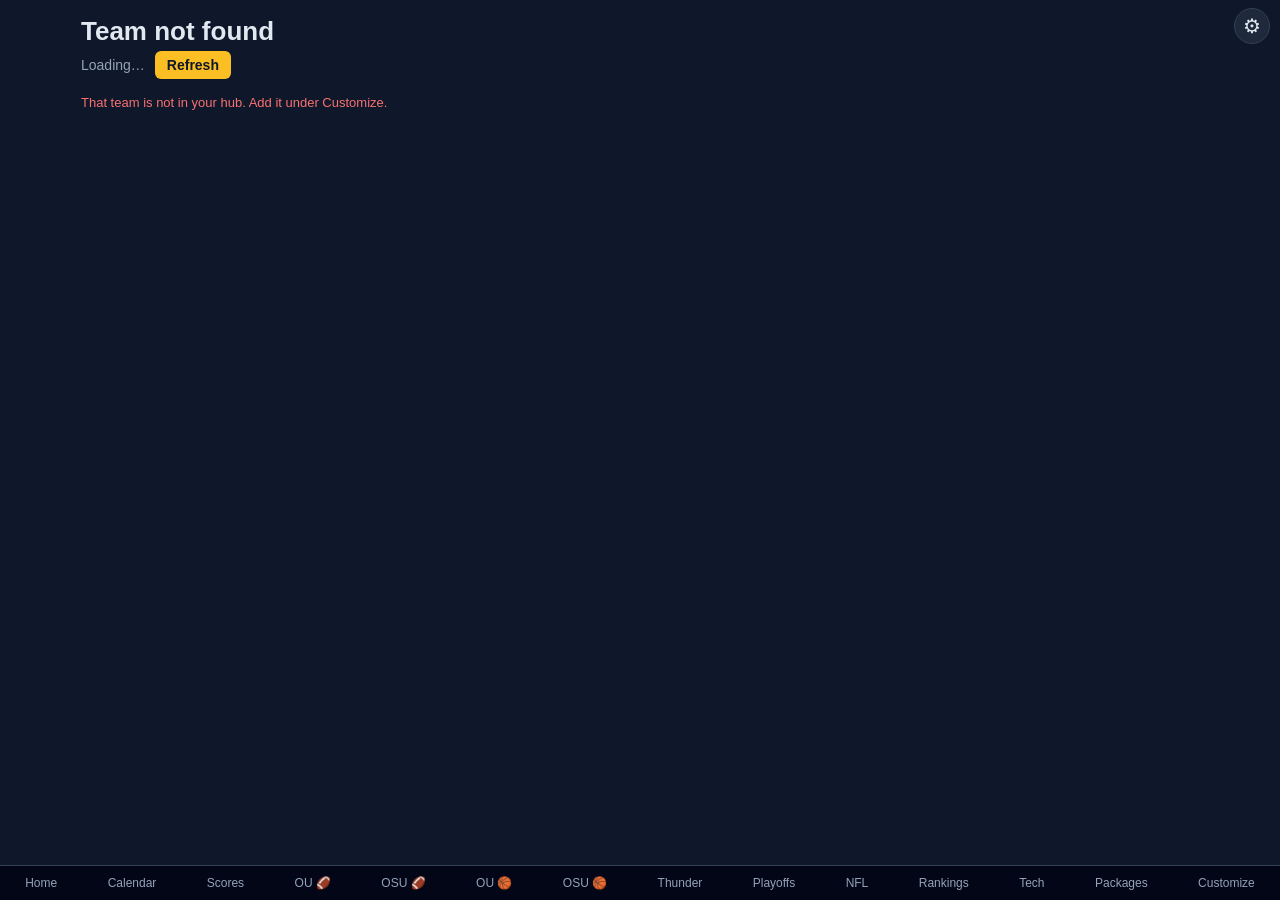
<file: team.html>
<!doctype html><html><head><meta charset="utf-8"><meta name="viewport" content="width=device-width, initial-scale=1, viewport-fit=cover"><meta name="theme-color" content="#0f172a"><script src="theme-boot.js?v=8"></script><meta name="application-name" content="Michael's Hub"><meta name="apple-mobile-web-app-capable" content="yes"><meta name="mobile-web-app-capable" content="yes"><meta name="apple-mobile-web-app-status-bar-style" content="black-translucent"><meta name="apple-mobile-web-app-title" content="Hub"><link rel="manifest" href="manifest.json?v=8"><link rel="apple-touch-icon" href="icons/apple-touch-icon.png?v=8"><link rel="icon" type="image/png" sizes="32x32" href="icons/favicon-32.png?v=8"><link rel="icon" href="icons/favicon.ico?v=8"><title>Team Schedule</title><link rel="stylesheet" href="common.css?v=8"></head>
<body>
<h1 id="title">Team</h1><div class="sub"><span id="upd">Loading…</span><button onclick="typeof load==='function'&&load()">Refresh</button><span id="next"></span></div>
<div id="rec"></div><div class="sched" id="sched" style="margin-top:12px"></div>
<script src="config.js?v=8"></script><script src="common.js?v=8"></script><script>
const key=new URLSearchParams(location.search).get('t');
const team=(HUB.teams||[]).find(t=>t.key===key);
if(!team){
  document.getElementById('title').textContent='Team not found';
  document.getElementById('sched').innerHTML='<div class="err">That team is not in your hub. Add it under Customize.</div>';
}else{
  document.getElementById('title').textContent=team.name;
  document.title=team.name;
  window.CFG={id:String(team.id),sport:team.sport,types:team.types&&team.types.length?team.types:[2],typeNames:team.typeNames,sb:team.sb};
}
</script><script src="schedule.js?v=8"></script></body></html>
</file>
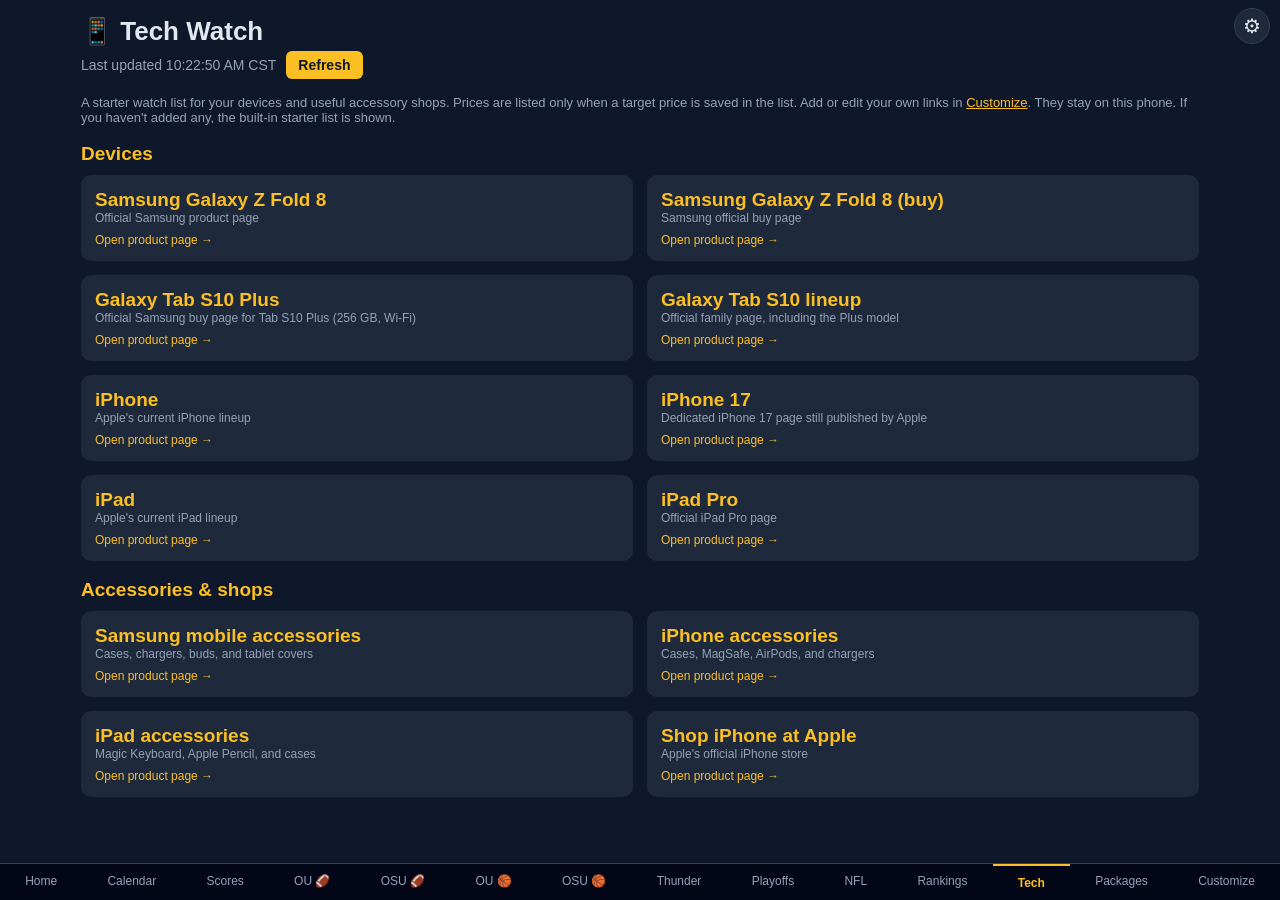
<file: tech.html>
<!doctype html><html><head><meta charset="utf-8"><meta name="viewport" content="width=device-width, initial-scale=1, viewport-fit=cover"><meta name="theme-color" content="#0f172a"><script src="theme-boot.js?v=8"></script><meta name="application-name" content="Michael's Hub"><meta name="apple-mobile-web-app-capable" content="yes"><meta name="mobile-web-app-capable" content="yes"><meta name="apple-mobile-web-app-status-bar-style" content="black-translucent"><meta name="apple-mobile-web-app-title" content="Hub"><link rel="manifest" href="manifest.json?v=8"><link rel="apple-touch-icon" href="icons/apple-touch-icon.png?v=8"><link rel="icon" type="image/png" sizes="32x32" href="icons/favicon-32.png?v=8"><link rel="icon" href="icons/favicon.ico?v=8"><title>Tech Watch</title><link rel="stylesheet" href="common.css?v=8"></head>
<body>
<h1>📱 Tech Watch</h1>
<div class="sub"><span id="upd">Loading…</span><button onclick="load()">Refresh</button></div>
<p class="note">A starter watch list for your devices and useful accessory shops. Prices are listed only when a target price is saved in the list. Add or edit your own links in <a href="customize.html" class="accent-link">Customize</a>. They stay on this phone. If you haven't added any, the built-in starter list is shown.</p>
<div id="list"><div class="meta">Loading watch list…</div></div>
<div id="news"></div>
<script src="config.js?v=8"></script><script src="common.js?v=8"></script><script>
const NEWS='https://api.rss2json.com/v1/api.json?rss_url='+encodeURIComponent('https://www.theverge.com/rss/index.xml');
function card(it){
  const price=it.targetPrice!=null&&it.targetPrice!==''?`<div class="big">$${esc(it.targetPrice)}</div><div class="meta">Target price</div>`:'';
  const notes=it.notes?`<div class="meta">${esc(it.notes)}</div>`:'';
  const href=it.link||'#';
  const inner=`<h2>${esc(it.item||'Untitled')}</h2>${price}${notes}<div class="more">Open product page →</div>`;
  return it.link?`<a class="card" href="${esc(href)}" target="_blank" rel="noopener">${inner}</a>`:`<div class="card">${inner}</div>`;
}
function renderItems(data){
  const items=Array.isArray(data)?data:(data.items||[]);
  if(!items.length){document.getElementById('list').innerHTML='<div class="meta">The watch list is empty. Add items to tech-watch.json.</div>';return;}
  const groups=[];
  for(const it of items){
    const cat=it.category||'Other';
    let g=groups.find(x=>x.cat===cat);
    if(!g){g={cat,items:[]};groups.push(g);}
    g.items.push(it);
  }
  document.getElementById('list').innerHTML=groups.map(g=>`<h2 style="margin:18px 0 10px">${esc(g.cat)}</h2><div class="cards two">${g.items.map(card).join('')}</div>`).join('');
}
async function loadNews(){
  const el=document.getElementById('news');
  try{
    const d=await jany(NEWS);
    const items=(d.items||[]).slice(0,8);
    if(d.status!=='ok'||!items.length)return;
    el.innerHTML=`<h2 style="margin:22px 0 10px">Tech news</h2><div class="note">Headlines from The Verge, via a public RSS feed.</div>`+items.map(it=>{
      const when=it.pubDate?fmtD(it.pubDate):'';
      return `<a class="card" href="${esc(it.link||'#')}" target="_blank" rel="noopener" style="margin-bottom:10px"><h2 style="font-size:16px">${esc(it.title||'')}</h2><div class="meta">${esc(when)}${it.author?' · '+esc(it.author):''}</div></a>`;
    }).join('');
  }catch(_){/* optional section; skip if the free feed is unavailable */}
}
async function load(){
  document.getElementById('upd').textContent='Refreshing…';
  try{
    if(Array.isArray(HUB.techItems)){
      renderItems({items:HUB.techItems});
    }else{
      const d=await jany('tech-watch.json?v=8');
      renderItems(d);
    }
  }catch(e){
    document.getElementById('list').innerHTML=`<div class="err">Couldn't load the watch list (${esc(e.message)})</div>`;
  }
  await loadNews();
  document.getElementById('upd').textContent='Last updated '+stamp();
}
load();
</script></body></html>
</file>
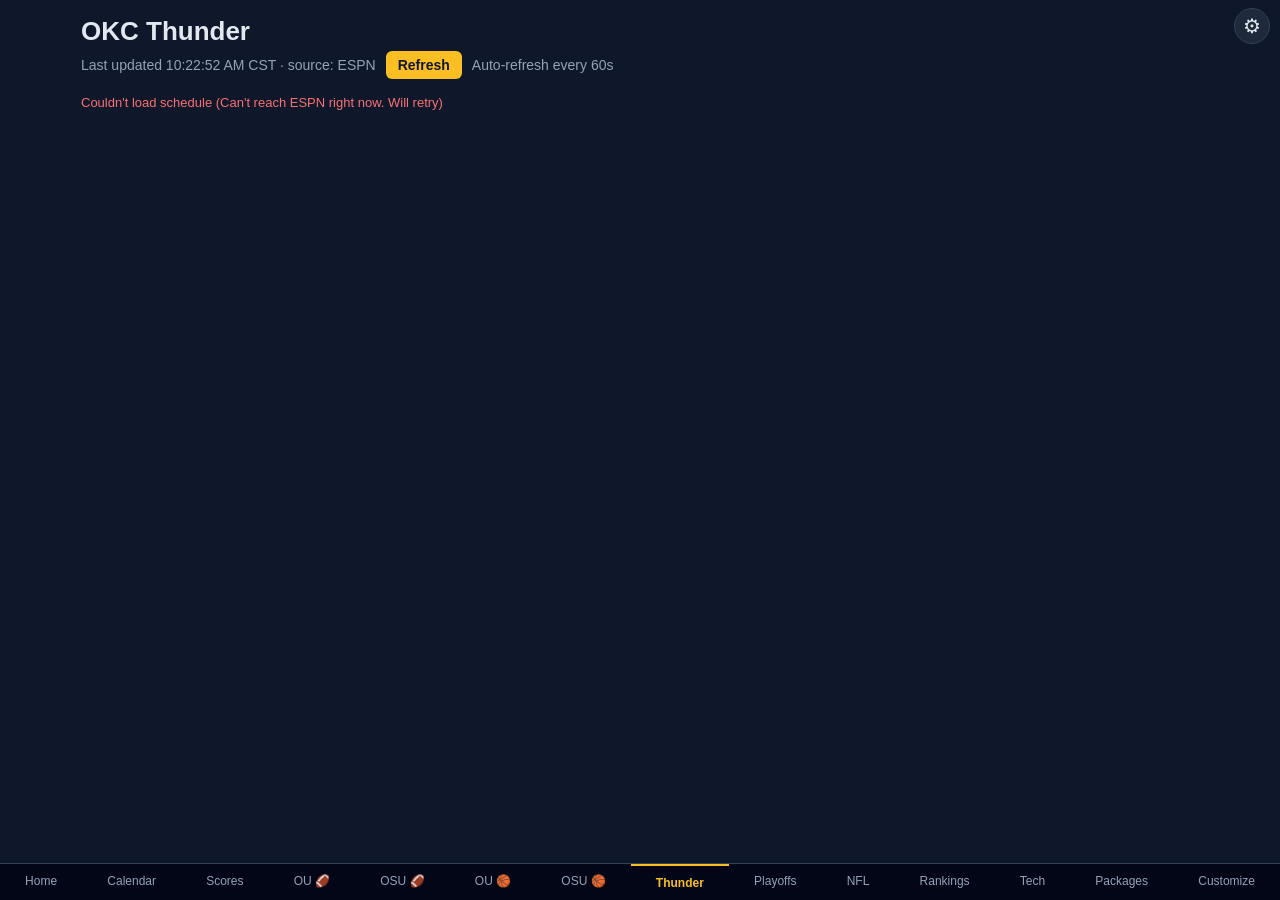
<file: thunder.html>
<!doctype html><html><head><meta charset="utf-8"><meta name="viewport" content="width=device-width, initial-scale=1, viewport-fit=cover"><meta name="theme-color" content="#0f172a"><script src="theme-boot.js?v=8"></script><meta name="application-name" content="Michael's Hub"><meta name="apple-mobile-web-app-capable" content="yes"><meta name="mobile-web-app-capable" content="yes"><meta name="apple-mobile-web-app-status-bar-style" content="black-translucent"><meta name="apple-mobile-web-app-title" content="Hub"><link rel="manifest" href="manifest.json?v=8"><link rel="apple-touch-icon" href="icons/apple-touch-icon.png?v=8"><link rel="icon" type="image/png" sizes="32x32" href="icons/favicon-32.png?v=8"><link rel="icon" href="icons/favicon.ico?v=8"><title>OKC Thunder Schedule</title><link rel="stylesheet" href="common.css?v=8"></head><body>
<h1>OKC Thunder</h1><div class="sub"><span id="upd">Loading…</span><button onclick="load()">Refresh</button><span id="next"></span></div>
<div id="rec"></div><div class="sched" id="sched" style="margin-top:12px"></div>
<script src="config.js?v=8"></script><script src="common.js?v=8"></script><script>const CFG={id:'25',sport:'basketball/nba',types:[1,2],typeNames:['Preseason','Regular Season'],sb:'basketball/nba/scoreboard'};</script><script src="schedule.js?v=8"></script></body></html>
</file>
<file: common.css>
:root,[data-theme=dark]{
  color-scheme:dark;
  --bg:#0f172a;
  --bg-2:#020617;
  --card:#1e293b;
  --text:#e2e8f0;
  --muted:#94a3b8;
  --line:#334155;
  --accent:#fbbf24;
  --accent-ink:#0f172a;
  --accent-text:#fbbf24;
  --win:#4ade80;
  --loss:#f87171;
  --live:#ef4444;
  --danger-bg:#7c2d12;
  --danger-text:#fed7aa;
  --highlight:#3b2f0b;
  --input-bg:#0f172a;
  --sticky-bg:#0f172a;
  --card-tint:rgba(15,23,42,.78);
  --knob:#94a3b8;
}
[data-theme=light]{
  color-scheme:light;
  --bg:#f1f5f9;
  --bg-2:#ffffff;
  --card:#ffffff;
  --text:#0f172a;
  --muted:#475569;
  --line:#cbd5e1;
  --accent:#fbbf24;
  --accent-ink:#0f172a;
  --accent-text:#92400e;
  --win:#15803d;
  --loss:#b91c1c;
  --live:#dc2626;
  --danger-bg:#fee2e2;
  --danger-text:#991b1b;
  --highlight:#fef3c7;
  --input-bg:#ffffff;
  --sticky-bg:#f1f5f9;
  --card-tint:rgba(255,255,255,.88);
  --knob:#64748b;
}
html{background-color:var(--bg);min-height:100%}
html[data-bg=dusk]{--bg-image:linear-gradient(165deg,#1e1b4b 0%,#9a3412 48%,#0f172a 100%)}
html[data-theme=light][data-bg=dusk]{--bg-image:linear-gradient(165deg,#eef2ff 0%,#fed7aa 50%,#f8fafc 100%)}
html[data-bg=ocean]{--bg-image:linear-gradient(165deg,#082f49 0%,#0e7490 55%,#0f172a 100%)}
html[data-theme=light][data-bg=ocean]{--bg-image:linear-gradient(165deg,#e0f2fe 0%,#a5f3fc 55%,#f8fafc 100%)}
html[data-bg=forest]{--bg-image:linear-gradient(165deg,#052e16 0%,#3f6212 55%,#0f172a 100%)}
html[data-theme=light][data-bg=forest]{--bg-image:linear-gradient(165deg,#ecfdf5 0%,#bbf7d0 55%,#f8fafc 100%)}
html[data-bg=aurora]{--bg-image:linear-gradient(165deg,#2e1065 0%,#0f766e 50%,#1e1b4b 100%)}
html[data-theme=light][data-bg=aurora]{--bg-image:linear-gradient(165deg,#f5f3ff 0%,#99f6e4 50%,#e0e7ff 100%)}
html[data-bg=slate]{--bg-image:linear-gradient(180deg,#111827 0%,#334155 55%,#0f172a 100%)}
html[data-theme=light][data-bg=slate]{--bg-image:linear-gradient(180deg,#f8fafc 0%,#e2e8f0 55%,#f1f5f9 100%)}
html.has-bg,html.has-bg body{
  background-color:var(--bg);
  background-image:var(--bg-image);
  background-size:cover;
  background-attachment:fixed;
  background-position:center;
  background-repeat:no-repeat;
}

*{box-sizing:border-box}
body{font-family:Arial,sans-serif;background:transparent;color:var(--text);margin:0;padding:calc(16px + env(safe-area-inset-top)) calc(16px + env(safe-area-inset-right)) calc(80px + env(safe-area-inset-bottom)) calc(16px + env(safe-area-inset-left));max-width:1150px;margin:auto;-webkit-text-size-adjust:100%}
h1{margin:0;font-size:26px;padding-right:48px}
body.has-hub-badge h1{padding-left:48px}
.sub{color:var(--muted);margin:4px 0 16px;display:flex;gap:10px;align-items:center;flex-wrap:wrap;font-size:14px}
button,select{background:var(--accent);color:var(--accent-ink);border:0;border-radius:6px;padding:6px 12px;font-weight:bold;cursor:pointer;font-size:14px}
.cards{display:grid;grid-template-columns:repeat(3,1fr);gap:14px}.card,.g{background:var(--card);border-radius:10px;padding:14px}
a.card{color:inherit;text-decoration:none;display:block}a.card:hover{outline:1px solid var(--accent)}
h2{margin:0;color:var(--accent-text);font-size:19px}h3{font-size:13px;color:var(--muted);margin:12px 0 4px;text-transform:uppercase}
.row{display:flex;justify-content:space-between;padding:2px 0}.win{color:var(--win);font-weight:bold}.loss{color:var(--loss);font-weight:bold}.meta{font-size:12px;color:var(--muted)}
.rec{font-size:13px}.grid{display:grid;grid-template-columns:repeat(4,1fr);gap:10px}.st{font-size:12px;color:var(--accent-text)}
.live{border:2px solid var(--live)}.livetag{color:var(--live);font-weight:bold;font-size:12px}.err{color:var(--loss);font-size:13px}
.more{font-size:12px;color:var(--accent-text);margin-top:8px}
.accent-link,.note a,a.accent-link{color:var(--accent-text)}
nav{position:fixed;bottom:0;left:0;right:0;padding:0 env(safe-area-inset-right) env(safe-area-inset-bottom) env(safe-area-inset-left);background:var(--bg-2);border-top:1px solid var(--line);display:flex;overflow-x:auto;z-index:9}
nav a{flex:1 0 auto;color:var(--muted);text-decoration:none;font-size:12px;padding:10px 9px;text-align:center;white-space:nowrap}
nav a.on{color:var(--accent-text);font-weight:bold;border-top:2px solid var(--accent)}
.sched{display:flex;flex-direction:column;gap:8px}.sg{background:var(--card);border-radius:10px;padding:10px 14px;display:grid;grid-template-columns:150px 1fr auto;gap:10px;align-items:center}
.sg .opp{font-weight:bold}.sg .res{text-align:right;font-weight:bold;white-space:nowrap}.sec{color:var(--accent-text);margin:16px 0 6px;font-size:14px;text-transform:uppercase}
.big{font-size:22px;font-weight:bold;color:var(--accent-text)}
@media(max-width:800px){.cards{grid-template-columns:1fr}.grid{grid-template-columns:repeat(2,1fr)}.sg{grid-template-columns:1fr auto}.sg .meta{grid-column:1/3}h1{font-size:21px}}

#offline{background:var(--danger-bg);color:var(--danger-text);padding:8px 12px;border-radius:8px;margin-bottom:12px;font-size:13px}
button,nav a{-webkit-tap-highlight-color:transparent}

.wxnow{display:flex;gap:18px;align-items:flex-start;flex-wrap:wrap}
.wxnow .temp{font-size:48px;font-weight:bold;color:var(--accent-text);line-height:1}
.wxnow .cond{font-size:18px}
.hours{display:flex;gap:8px;overflow-x:auto;padding-bottom:6px;-webkit-overflow-scrolling:touch}
.hours .h{flex:0 0 76px;background:var(--input-bg);border-radius:8px;padding:8px 6px;text-align:center;border:1px solid var(--line)}
.hours .h b{display:block;font-size:16px;margin:2px 0}
.days{display:flex;flex-direction:column;gap:0}
.days .d{display:grid;grid-template-columns:7.5em 1fr auto auto;gap:8px;align-items:center;padding:8px 0;border-bottom:1px solid var(--line)}
.days .d:last-child{border-bottom:0}
.alert{background:var(--danger-bg);color:var(--danger-text);border-radius:10px;padding:12px 14px;margin-bottom:10px}
.alert .sev{font-weight:bold;text-transform:uppercase;font-size:12px;letter-spacing:.04em}
.btnrow{display:flex;gap:8px;flex-wrap:wrap;margin:12px 0 16px}
.note{font-size:13px;color:var(--muted);margin:0 0 12px}
iframe.cal{width:100%;height:70vh;min-height:520px;border:0;border-radius:10px;background:#fff}
.tabs{display:flex;gap:8px;flex-wrap:wrap;margin-bottom:12px}.tabs button{background:var(--card);color:var(--text);border:1px solid var(--line)}.tabs button.on{background:var(--accent);color:var(--accent-ink);border-color:var(--accent)}
table.stbl{width:100%;border-collapse:collapse;font-size:14px}
table.stbl th{color:var(--muted);font-size:12px;text-transform:uppercase;text-align:left;padding:6px 8px;border-bottom:1px solid var(--line);font-weight:bold}
table.stbl td{padding:7px 8px;border-bottom:1px solid var(--line)}
table.stbl tr.okc{background:var(--highlight)}
table.stbl tr.cut td{border-bottom:2px dashed var(--accent)}
.g.okc{outline:1px solid var(--accent)}
.wrap{overflow-x:auto}
.status{background:var(--card);border-radius:10px;padding:14px;margin-bottom:14px}
.status .big{margin-right:8px}
.cards.two{grid-template-columns:repeat(2,1fr)}
@media(max-width:800px){.days .d{grid-template-columns:1fr auto auto}.cards.two{grid-template-columns:1fr}}

.gear,.hub-badge{position:fixed;top:calc(8px + env(safe-area-inset-top));z-index:10;width:36px;height:36px;border-radius:10px;background:var(--card);border:1px solid var(--line);color:var(--text);text-decoration:none;display:flex;align-items:center;justify-content:center;font-size:20px;line-height:1;overflow:hidden}
.gear{right:calc(10px + env(safe-area-inset-right));border-radius:18px}
.gear:hover{outline:1px solid var(--accent)}
.hub-badge{left:calc(10px + env(safe-area-inset-left));padding:0}
.hub-badge img{width:100%;height:100%;object-fit:cover;display:block}
input:not([type=checkbox]):not([type=radio]):not([type=color]):not([type=file]),textarea,select{font-size:16px;font-family:inherit;background:var(--input-bg);color:var(--text);border:1px solid var(--line);border-radius:8px;padding:10px 12px;width:100%;-webkit-appearance:none;appearance:none}
textarea{min-height:140px;line-height:1.4}
label.fld{display:block;margin:0 0 14px}
label.fld>span, .lbl{display:block;color:var(--muted);font-size:12px;text-transform:uppercase;margin-bottom:5px;letter-spacing:.03em}

.check{display:flex;align-items:center;gap:12px;margin:0;flex:1;min-height:48px;cursor:pointer;-webkit-tap-highlight-color:transparent;touch-action:manipulation}
.check input[type=checkbox]{
  appearance:none;-webkit-appearance:none;-moz-appearance:none;
  width:52px;height:32px;min-width:52px;min-height:32px;margin:0;padding:0;flex:0 0 52px;
  border-radius:16px;background:var(--input-bg);border:2px solid var(--knob);position:relative;cursor:pointer;
  display:inline-block;vertical-align:middle;box-sizing:border-box;pointer-events:auto
}
.check input[type=checkbox]::after{
  content:"";position:absolute;top:3px;left:3px;width:22px;height:22px;border-radius:50%;background:var(--knob);transition:transform .15s ease,background .15s ease
}
.check input[type=checkbox]:checked{background:var(--accent);border-color:var(--accent)}
.check input[type=checkbox]:checked::after{transform:translateX(20px);background:var(--accent-ink)}
.check input[type=checkbox]:disabled{opacity:.45;cursor:default}
.check input[type=checkbox]:focus-visible{outline:2px solid var(--accent);outline-offset:3px}
.mod{display:flex;align-items:center;gap:8px;background:var(--card);border-radius:10px;padding:8px 12px;margin-bottom:8px;min-height:56px;touch-action:manipulation}
.mod b{flex:1;font-size:16px;font-weight:bold;line-height:1.3}

.mod .meta{flex:0 0 auto}
button.ghost, .tabs button, .mod button{background:var(--input-bg);color:var(--text);border:1px solid var(--line)}
button.ghost{background:var(--card);color:var(--text)}
button.danger{background:var(--danger-bg);color:var(--danger-text)}
.ok{color:var(--win);font-size:13px}
.results{display:flex;flex-direction:column;gap:6px;margin:8px 0 14px}
.results button{text-align:left;width:100%;background:var(--card);color:var(--text);font-weight:normal}
.pill{display:inline-block;background:var(--input-bg);border-radius:999px;padding:2px 8px;font-size:11px;color:var(--muted);margin-left:6px;border:1px solid var(--line)}
.banner{background:var(--card);border:1px solid var(--accent);border-radius:10px;padding:12px 14px;margin-bottom:16px}
.fav{display:flex;align-items:center;gap:8px;background:var(--card);border-radius:10px;padding:10px 12px;margin-bottom:8px}
.fav b{flex:1}
.section{margin:22px 0}
.sticky-done{position:sticky;bottom:calc(72px + env(safe-area-inset-bottom));z-index:8;display:flex;gap:8px;flex-wrap:wrap;background:var(--sticky-bg);padding:10px 0}
.device-pick button{min-width:44%;min-height:48px;font-size:16px;touch-action:manipulation}
#deviceTips{margin-top:12px}
#deviceTips ol{margin:8px 0 0;padding-left:1.2em}
.cal-quick{display:flex;gap:8px;flex-wrap:wrap;margin:0 0 14px}
body.hub-android .mod,body.hub-android .fav{padding:12px 14px}
body.hub-ios .gear,body.hub-ios .hub-badge{top:calc(12px + env(safe-area-inset-top))}

html.has-bg .card,html.has-bg .g,html.has-bg .sg,html.has-bg .mod,html.has-bg .fav,html.has-bg .status,html.has-bg nav,html.has-bg .gear,html.has-bg .hub-badge,html.has-bg .sticky-done,html.has-bg .banner,html.has-bg .hours .h,html.has-bg .results button,html.has-bg .rk{
  background:var(--card-tint);
  backdrop-filter:blur(12px);
  -webkit-backdrop-filter:blur(12px);
}

.swatches{display:flex;flex-wrap:wrap;gap:10px;margin:8px 0 12px;align-items:center}
.swatch{width:40px;height:40px;border-radius:20px;border:3px solid transparent;padding:0;min-width:40px;cursor:pointer;box-shadow:0 0 0 1px var(--line);touch-action:manipulation}
.swatch.on{border-color:var(--text);box-shadow:0 0 0 2px var(--text)}
.bg-picks{display:grid;grid-template-columns:repeat(3,1fr);gap:8px;margin:8px 0 12px}
.bg-pick{min-height:64px;border-radius:10px;border:2px solid var(--line);color:var(--text);font-weight:bold;font-size:12px;padding:8px;background-size:cover;background-position:center;touch-action:manipulation}
.bg-pick.on{border-color:var(--accent);outline:2px solid var(--accent)}
#accentPick{width:48px;height:40px;padding:2px;border:1px solid var(--line);border-radius:8px;background:var(--card);cursor:pointer}
.icon-preview{width:72px;height:72px;border-radius:16px;border:1px solid var(--line);display:flex;align-items:center;justify-content:center;font-size:36px;overflow:hidden;background:var(--card);margin:8px 0 12px}
.icon-preview img{width:100%;height:100%;object-fit:cover}
@media(max-width:800px){.bg-picks{grid-template-columns:repeat(2,1fr)}}

#iconColor{width:48px;height:40px;padding:2px;border:1px solid var(--line);border-radius:8px;background:var(--card);cursor:pointer}
</file>
